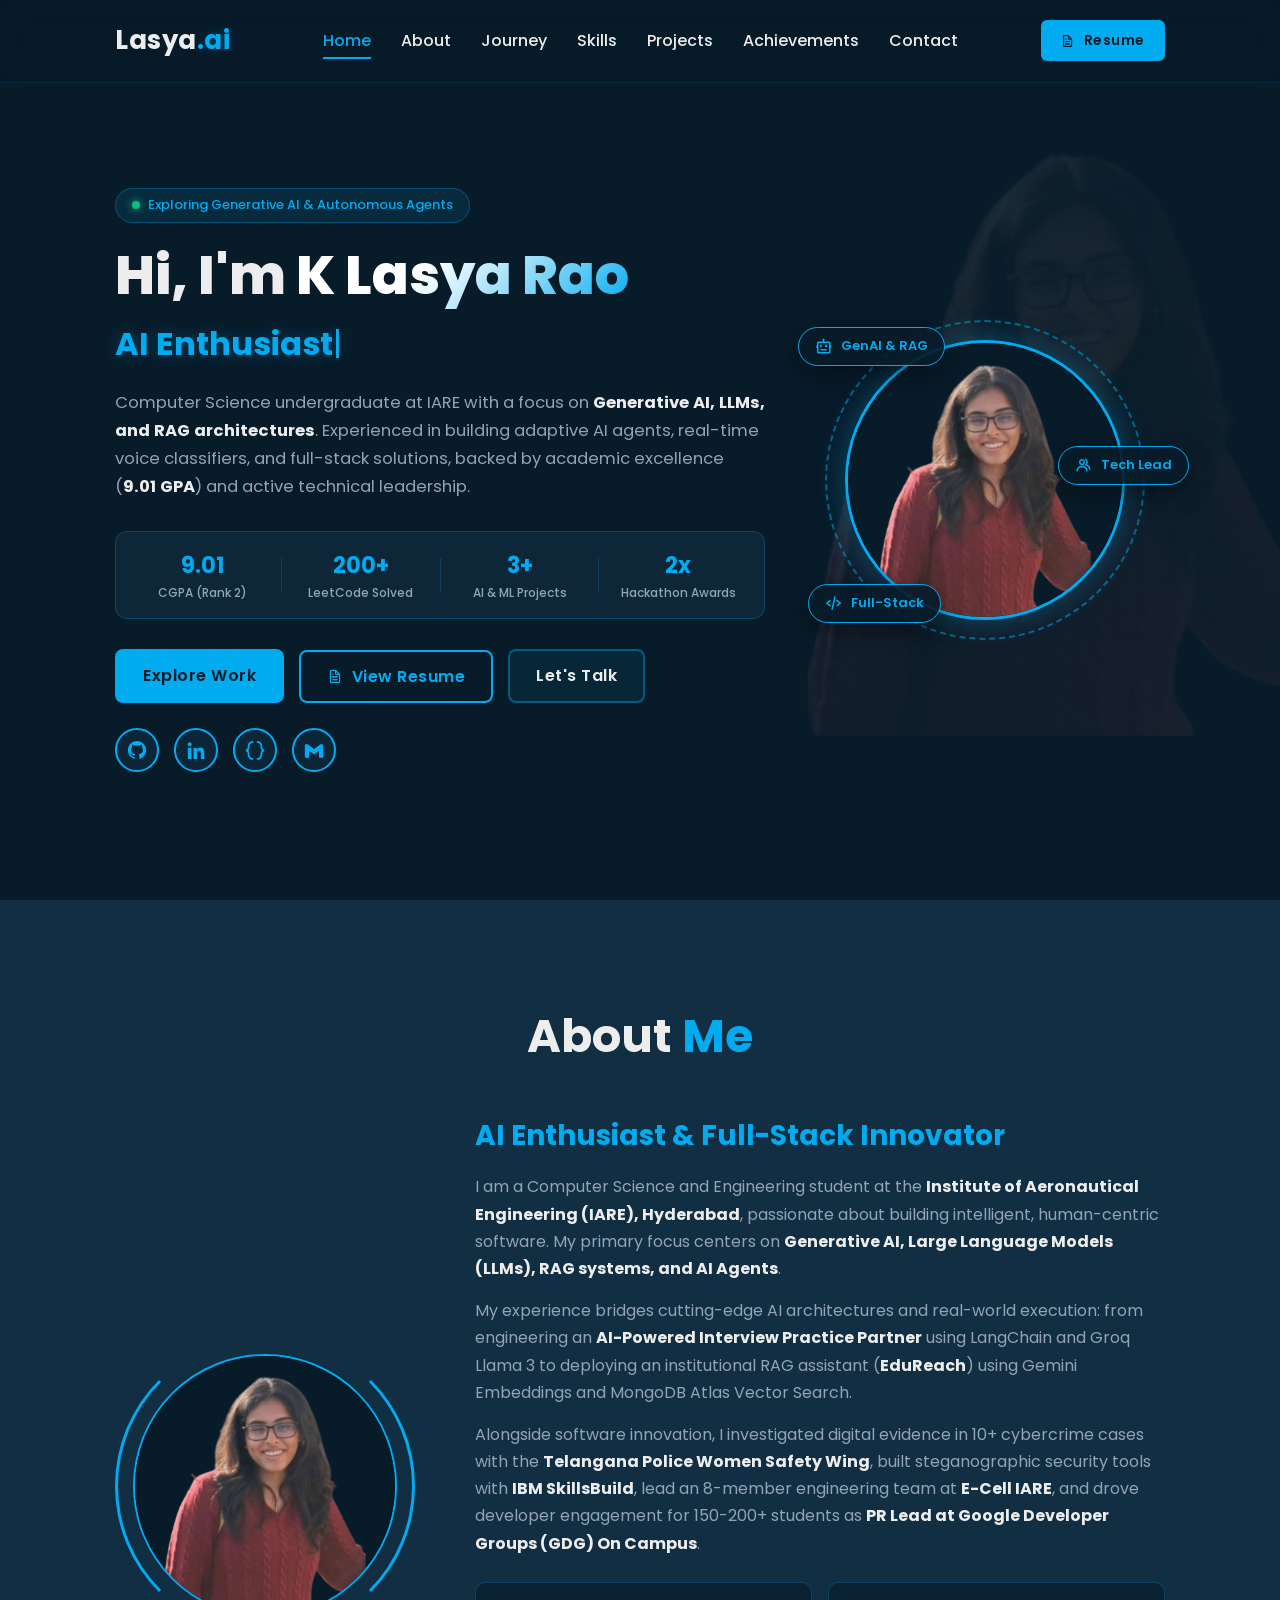
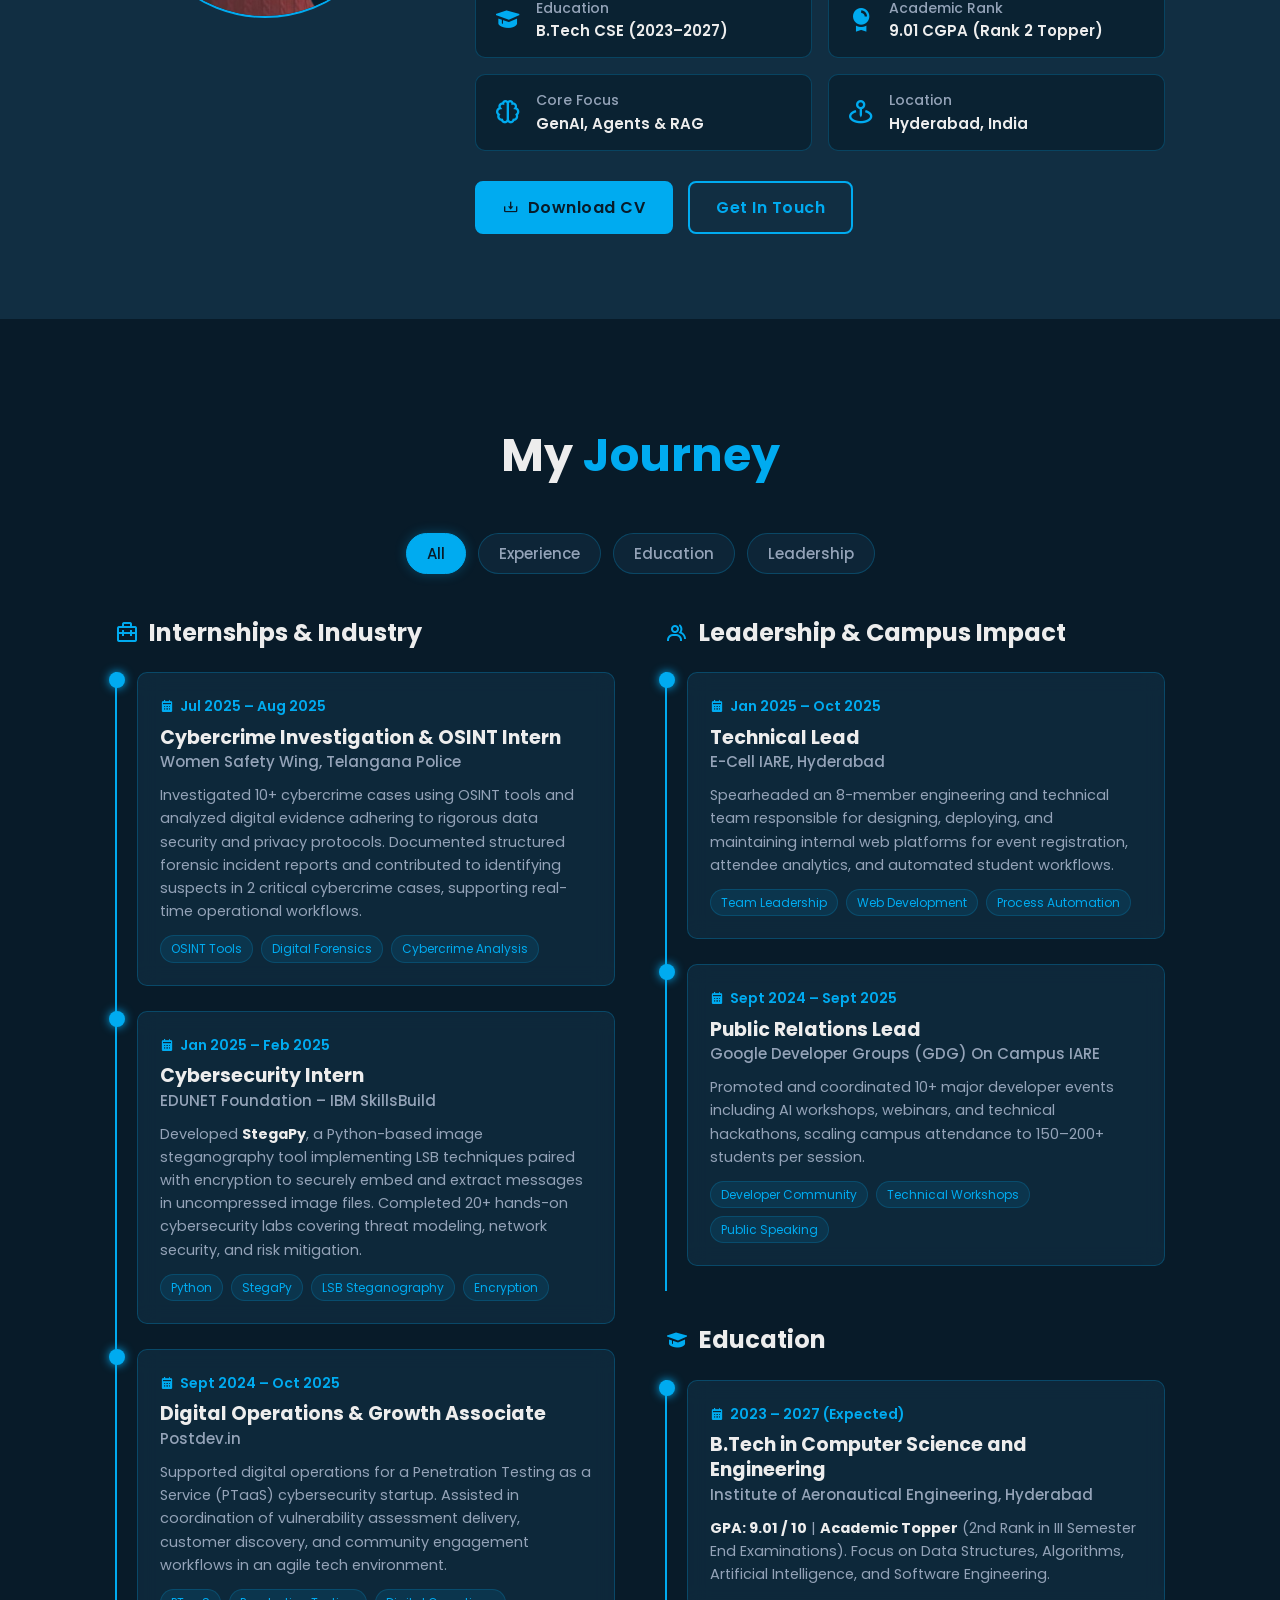
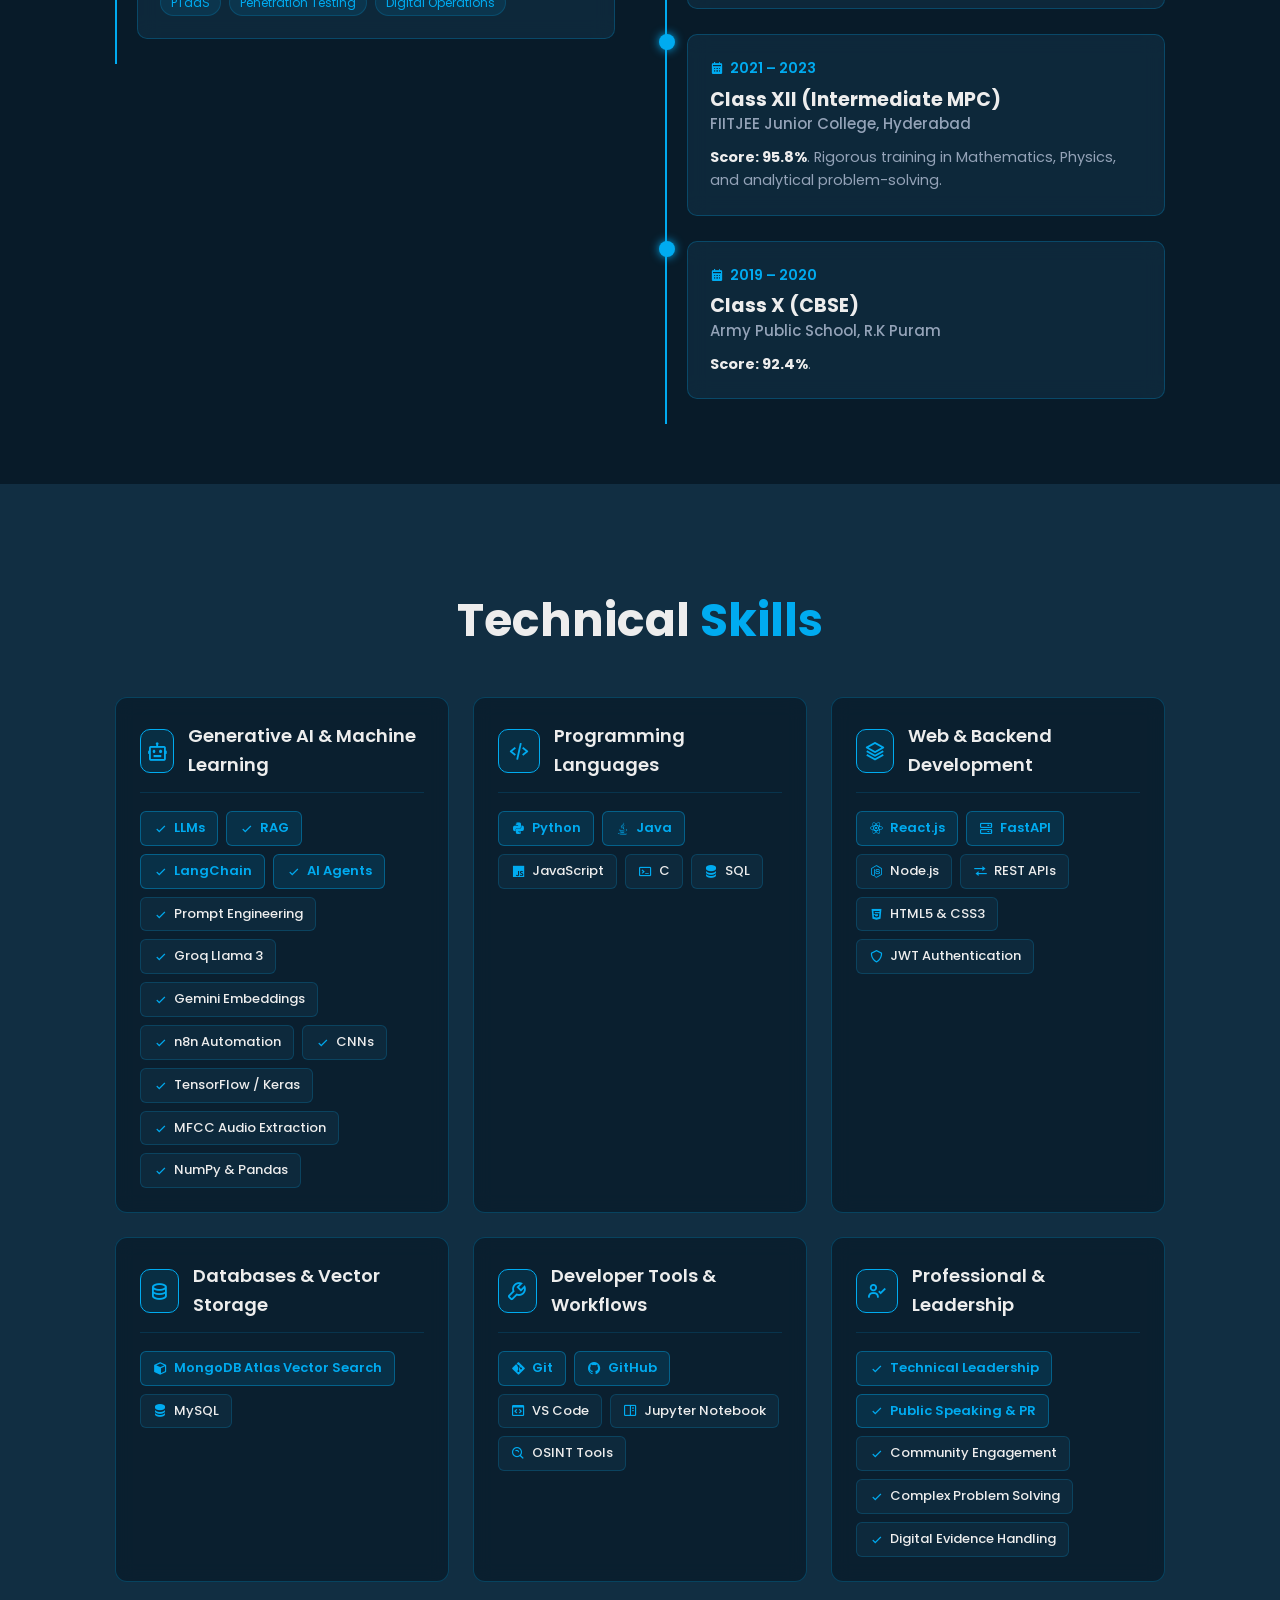
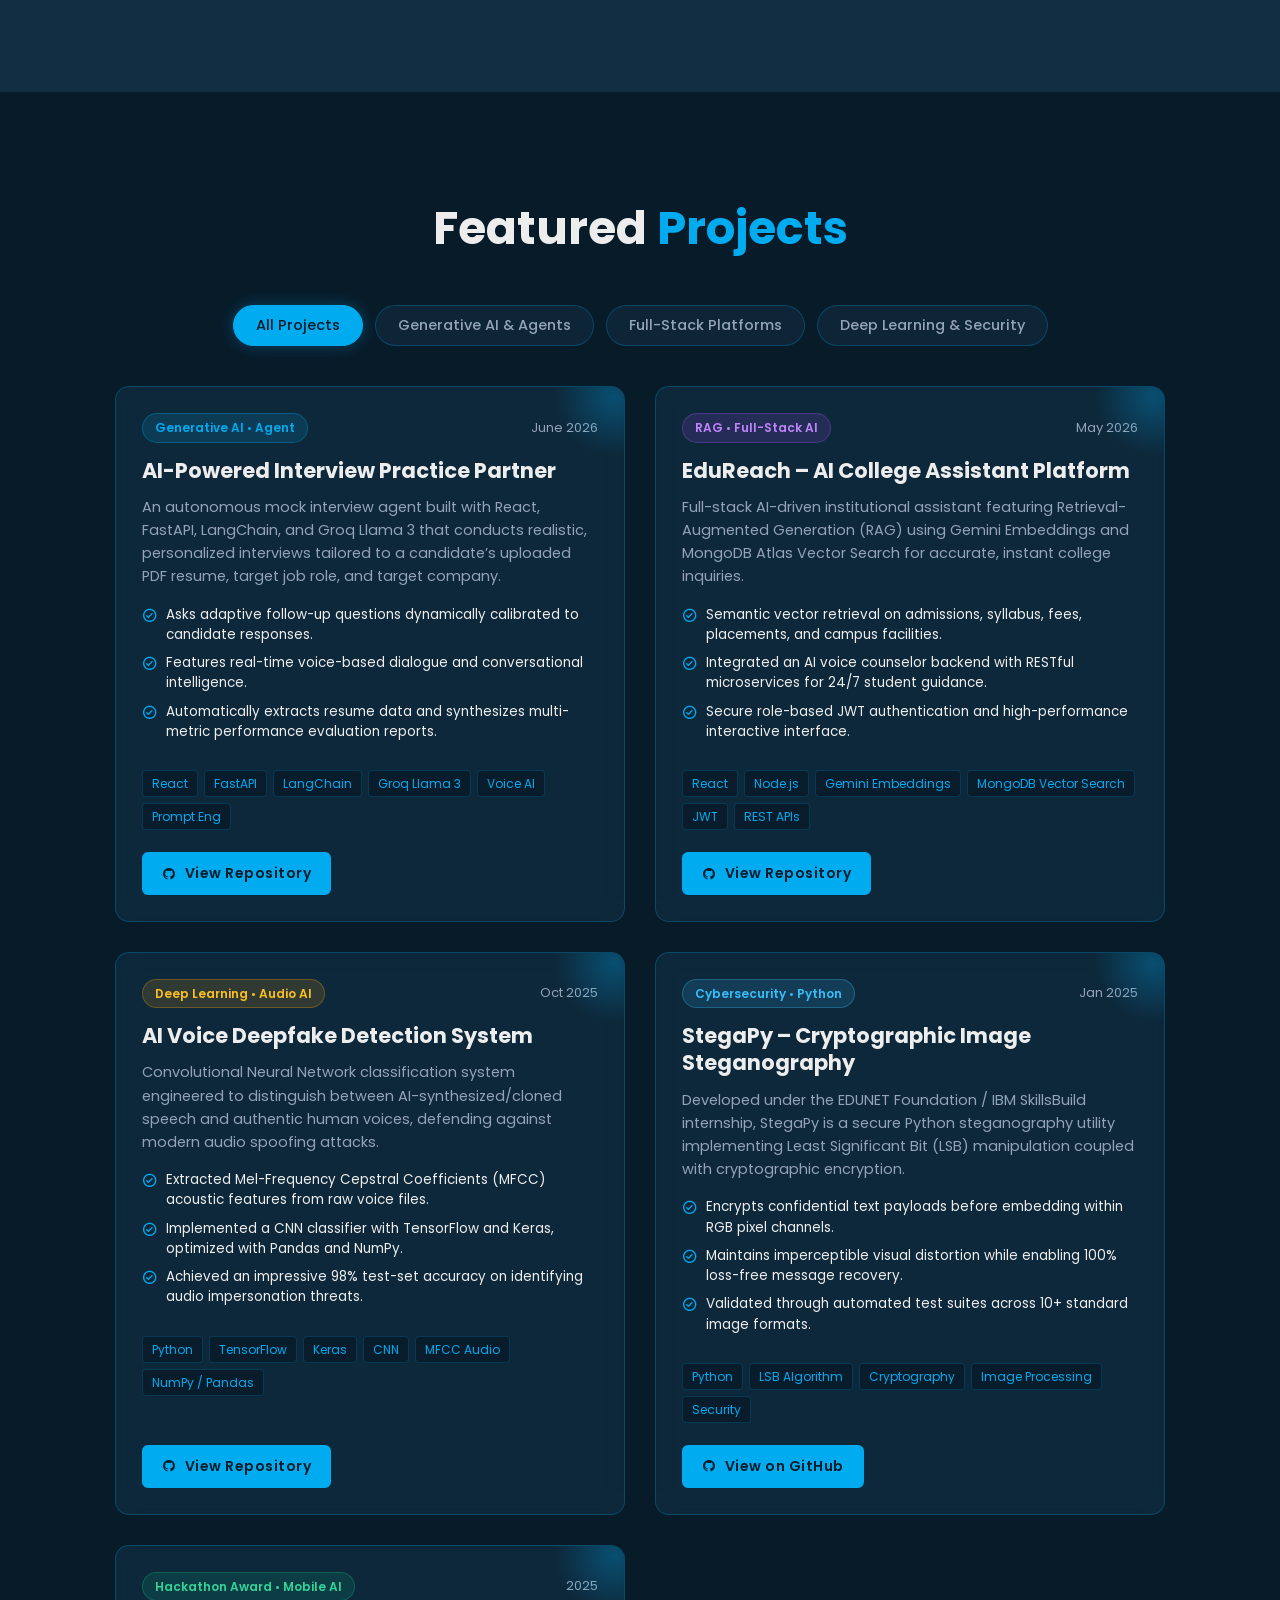
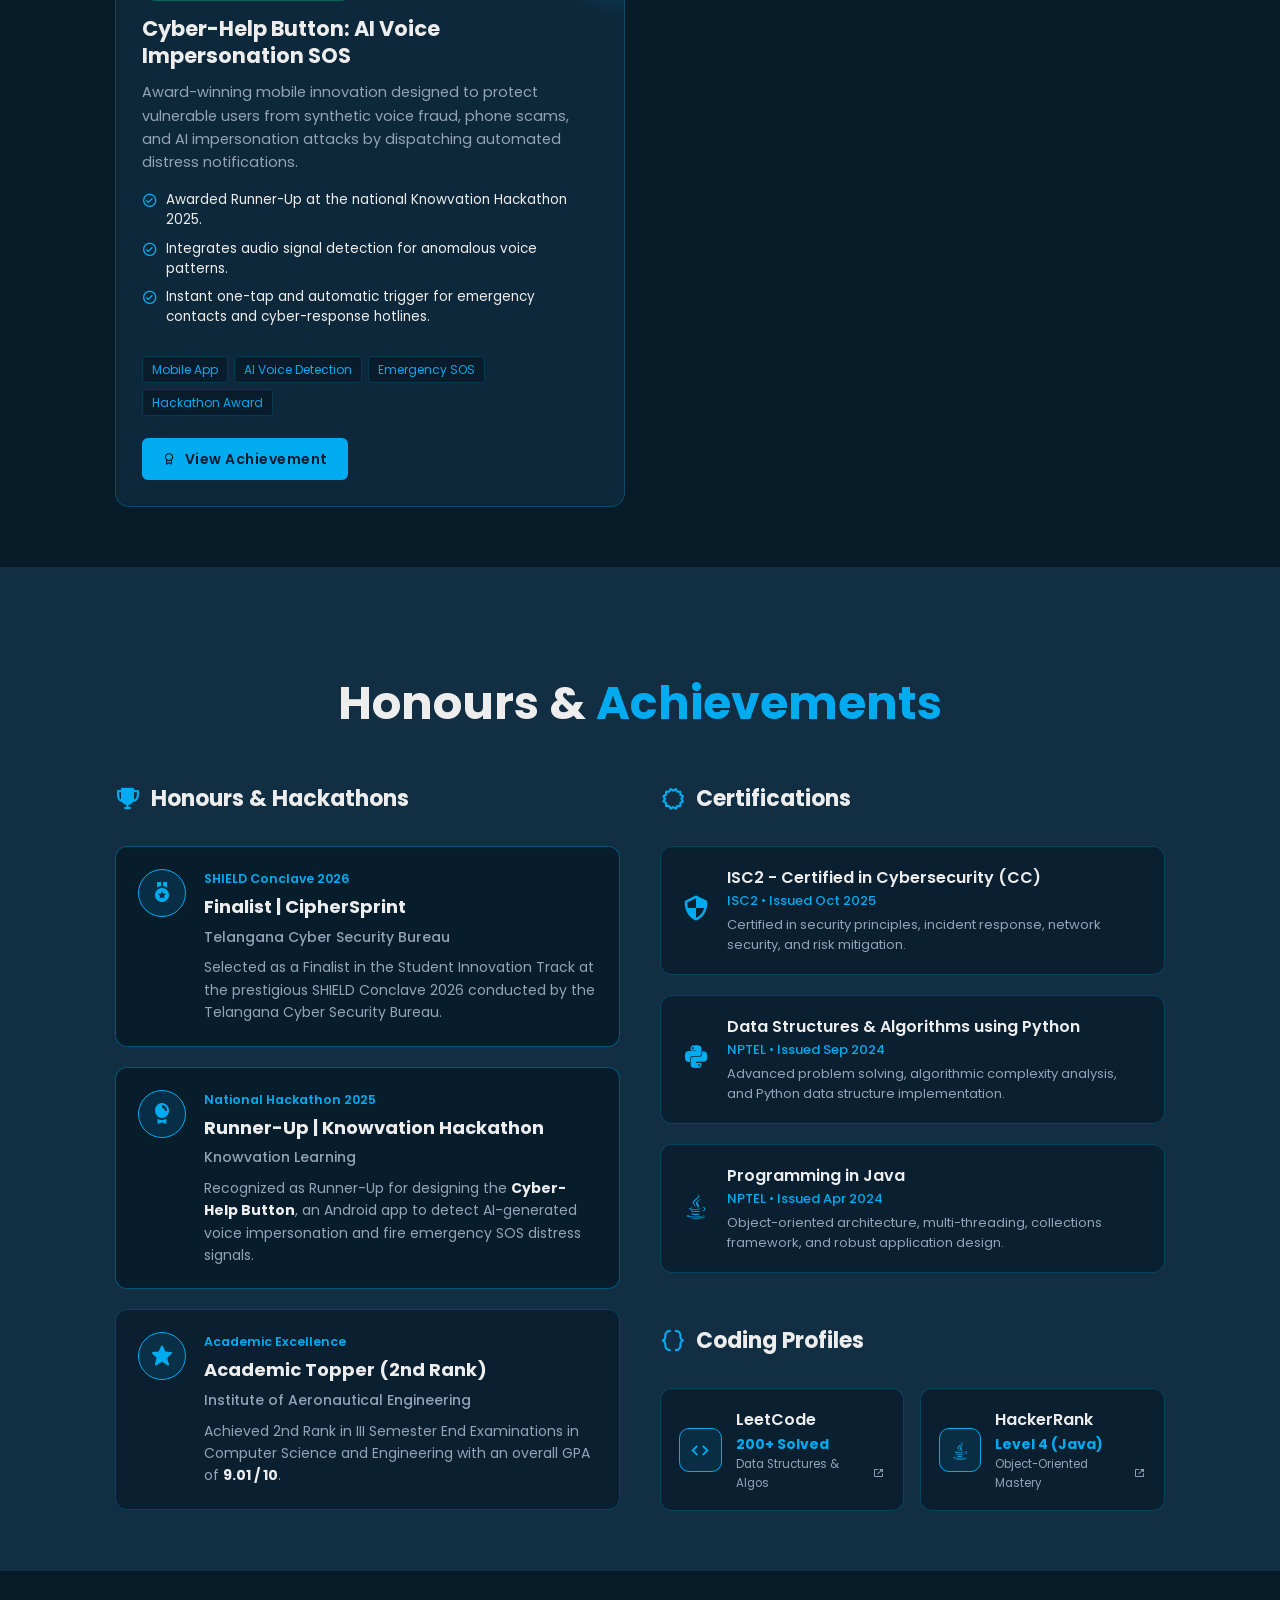
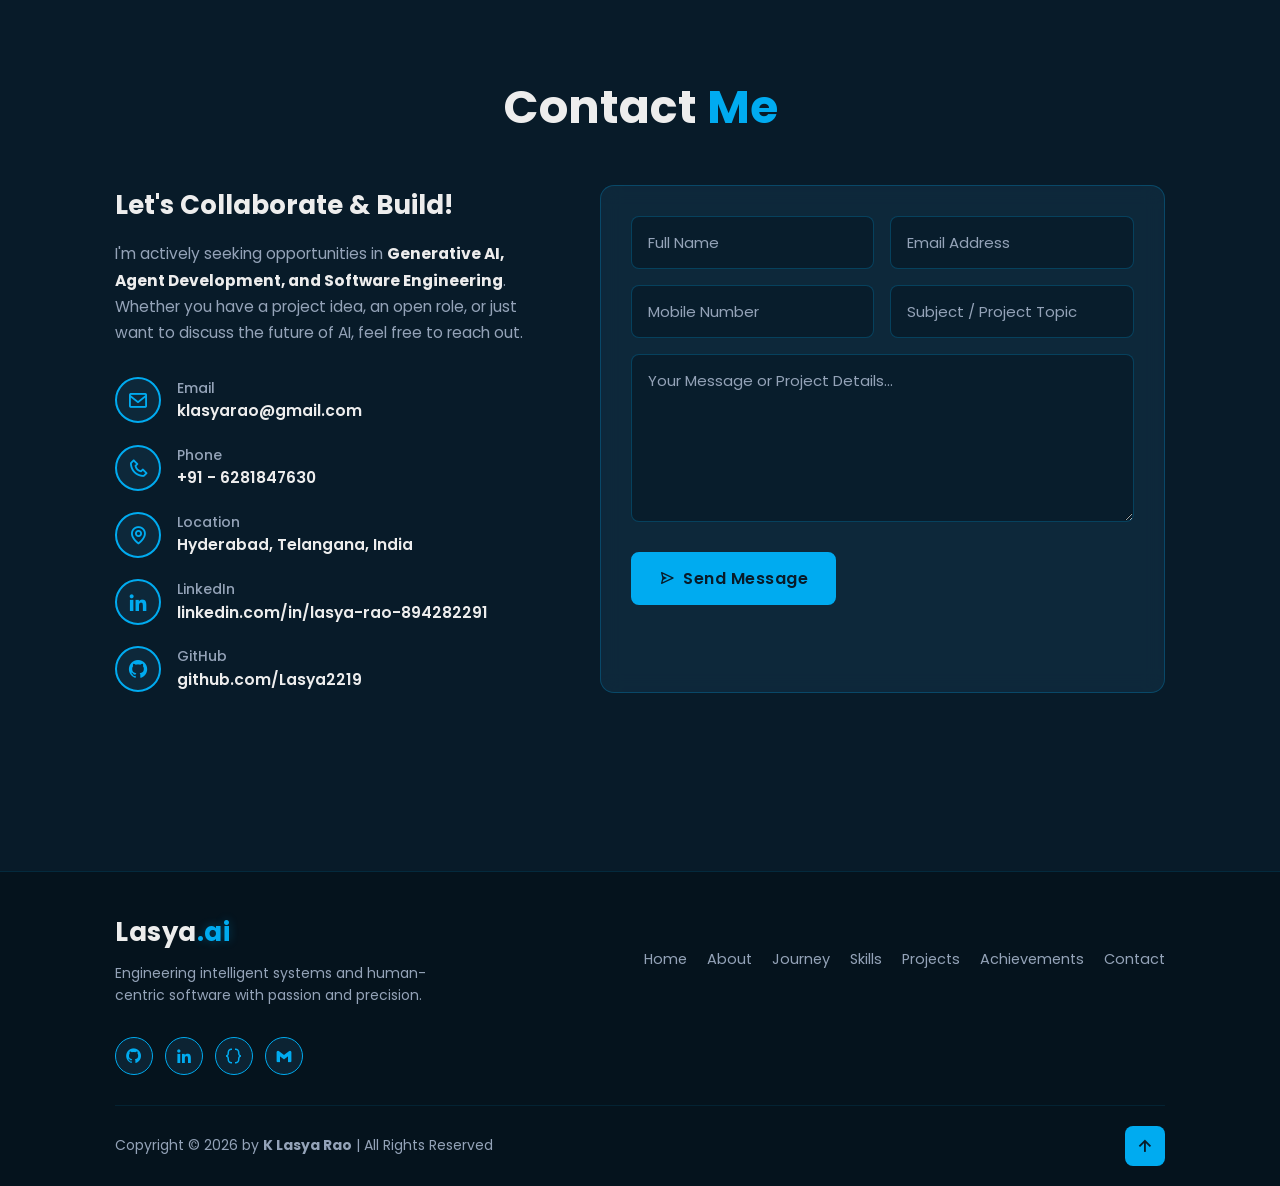
<file: index.html>
<!DOCTYPE html>
<html lang="en">
<head>
    <meta charset="UTF-8">
    <meta http-equiv="X-UA-Compatible" content="IE=edge">
    <meta name="viewport" content="width=device-width, initial-scale=1.0">
    <title>K Lasya Rao | AI Enthusiast & Full-Stack Developer</title>

    <meta name="description" content="Portfolio of K Lasya Rao — AI Enthusiast, Full-Stack Developer, and Computer Science undergraduate specializing in Generative AI, RAG Architectures, and Intelligent Agents.">
    <meta name="keywords" content="Lasya Rao, AI Enthusiast, Generative AI, RAG, Machine Learning, LangChain, Full Stack Developer, IARE">
    <meta name="author" content="K Lasya Rao">

    <!-- Google Fonts -->
    <link rel="preconnect" href="https://fonts.googleapis.com">
    <link rel="preconnect" href="https://fonts.gstatic.com" crossorigin>
    <link href="https://fonts.googleapis.com/css2?family=Poppins:wght@300;400;500;600;700;800;900&display=swap" rel="stylesheet">

    <!-- Boxicons -->
    <link href="https://unpkg.com/boxicons@2.1.4/css/boxicons.min.css" rel="stylesheet">

    <!-- Custom CSS -->
    <link rel="stylesheet" href="css/style.css">
</head>
<body>

    <!-- Header Design -->
    <header class="header">
        <a href="#home" class="logo">Lasya<span>.ai</span></a>

        <div class="bx bx-menu" id="menu-icon"></div>

        <nav class="navbar">
            <a href="#home" class="active">Home</a>
            <a href="#about">About</a>
            <a href="#journey">Journey</a>
            <a href="#skills">Skills</a>
            <a href="#projects">Projects</a>
            <a href="#achievements">Achievements</a>
            <a href="#contact">Contact</a>
            <span class="active-nav"></span>
        </nav>

        <div class="header-btn">
            <button class="btn btn-sm resume-open-btn" id="headerResumeBtn">
                <i class='bx bx-file'></i> Resume
            </button>
        </div>
    </header>

    <!-- Home Section Design -->
    <section class="home" id="home">
        <div class="home-content">
            <div class="status-pill">
                <span class="status-dot"></span>
                <span>Exploring Generative AI & Autonomous Agents</span>
            </div>

            <h1>Hi, I'm <span>K Lasya Rao</span></h1>
            <div class="text-animate">
                <h3><span class="typing-text">AI Enthusiast</span></h3>
            </div>

            <p class="home-desc">
                Computer Science undergraduate at IARE with a focus on <strong>Generative AI, LLMs, and RAG architectures</strong>. Experienced in building adaptive AI agents, real-time voice classifiers, and full-stack solutions, backed by academic excellence (<strong>9.01 GPA</strong>) and active technical leadership.
            </p>

            <!-- Quick Metrics / Stats -->
            <div class="quick-stats">
                <div class="stat-item">
                    <span class="stat-number">9.01</span>
                    <span class="stat-label">CGPA (Rank 2)</span>
                </div>
                <div class="stat-divider"></div>
                <div class="stat-item">
                    <span class="stat-number">200+</span>
                    <span class="stat-label">LeetCode Solved</span>
                </div>
                <div class="stat-divider"></div>
                <div class="stat-item">
                    <span class="stat-number">3+</span>
                    <span class="stat-label">AI & ML Projects</span>
                </div>
                <div class="stat-divider"></div>
                <div class="stat-item">
                    <span class="stat-number">2x</span>
                    <span class="stat-label">Hackathon Awards</span>
                </div>
            </div>

            <div class="btn-box">
                <a href="#projects" class="btn">Explore Work</a>
                <button class="btn btn-secondary resume-open-btn">
                    <i class='bx bx-file'></i> View Resume
                </button>
                <a href="#contact" class="btn btn-outline">Let's Talk</a>
            </div>

            <div class="home-sci">
                <a href="https://github.com/Lasya2219" target="_blank" rel="noopener noreferrer" title="GitHub Profile">
                    <i class='bx bxl-github'></i>
                </a>
                <a href="https://www.linkedin.com/in/lasya-rao-894282291/" target="_blank" rel="noopener noreferrer" title="LinkedIn Profile">
                    <i class='bx bxl-linkedin'></i>
                </a>
                <a href="https://leetcode.com/u/klasyarao/" target="_blank" rel="noopener noreferrer" title="LeetCode Profile">
                    <i class='bx bx-code-curly'></i>
                </a>
                <a href="mailto:klasyarao@gmail.com" title="Email Lasya">
                    <i class='bx bxl-gmail'></i>
                </a>
            </div>
        </div>

        <div class="home-visual">
            <div class="hero-avatar-wrapper">
                <div class="avatar-glow"></div>
                <div class="avatar-ring"></div>
                <img src="images/about.png" alt="K Lasya Rao" class="hero-avatar-img">
                <div class="floating-badge badge-ai">
                    <i class='bx bx-bot'></i>
                    <span>GenAI & RAG</span>
                </div>
                <div class="floating-badge badge-code">
                    <i class='bx bx-code-alt'></i>
                    <span>Full-Stack</span>
                </div>
                <div class="floating-badge badge-lead">
                    <i class='bx bx-group'></i>
                    <span>Tech Lead</span>
                </div>
            </div>
        </div>
    </section>

    <!-- About Section Design -->
    <section class="about" id="about">
        <h2 class="heading">About <span>Me</span></h2>

        <div class="about-container">
            <div class="about-img">
                <img src="images/about.png" alt="Lasya Rao Portrait">
                <span class="circle-spin"></span>
            </div>

            <div class="about-content">
                <h3>AI Enthusiast & Full-Stack Innovator</h3>
                <p>
                    I am a Computer Science and Engineering student at the <strong>Institute of Aeronautical Engineering (IARE), Hyderabad</strong>, passionate about building intelligent, human-centric software. My primary focus centers on <strong>Generative AI, Large Language Models (LLMs), RAG systems, and AI Agents</strong>.
                </p>
                <p>
                    My experience bridges cutting-edge AI architectures and real-world execution: from engineering an <strong>AI-Powered Interview Practice Partner</strong> using LangChain and Groq Llama 3 to deploying an institutional RAG assistant (<strong>EduReach</strong>) using Gemini Embeddings and MongoDB Atlas Vector Search.
                </p>
                <p>
                    Alongside software innovation, I investigated digital evidence in 10+ cybercrime cases with the <strong>Telangana Police Women Safety Wing</strong>, built steganographic security tools with <strong>IBM SkillsBuild</strong>, lead an 8-member engineering team at <strong>E-Cell IARE</strong>, and drove developer engagement for 150-200+ students as <strong>PR Lead at Google Developer Groups (GDG) On Campus</strong>.
                </p>

                <!-- About Info Cards -->
                <div class="about-grid">
                    <div class="about-card">
                        <i class='bx bxs-graduation'></i>
                        <div>
                            <h4>Education</h4>
                            <span>B.Tech CSE (2023–2027)</span>
                        </div>
                    </div>
                    <div class="about-card">
                        <i class='bx bxs-award'></i>
                        <div>
                            <h4>Academic Rank</h4>
                            <span>9.01 CGPA (Rank 2 Topper)</span>
                        </div>
                    </div>
                    <div class="about-card">
                        <i class='bx bx-brain'></i>
                        <div>
                            <h4>Core Focus</h4>
                            <span>GenAI, Agents & RAG</span>
                        </div>
                    </div>
                    <div class="about-card">
                        <i class='bx bx-map-pin'></i>
                        <div>
                            <h4>Location</h4>
                            <span>Hyderabad, India</span>
                        </div>
                    </div>
                </div>

                <div class="btn-box btns">
                    <button class="btn resume-open-btn">
                        <i class='bx bx-download'></i> Download CV
                    </button>
                    <a href="#contact" class="btn btn-secondary">Get In Touch</a>
                </div>
            </div>
        </div>
    </section>

    <!-- Journey Section Design (Education, Internships & Leadership) -->
    <section class="education" id="journey">
        <h2 class="heading">My <span>Journey</span></h2>

        <div class="journey-tabs">
            <button class="journey-tab-btn active" data-target="all">All</button>
            <button class="journey-tab-btn" data-target="experience">Experience</button>
            <button class="journey-tab-btn" data-target="education">Education</button>
            <button class="journey-tab-btn" data-target="leadership">Leadership</button>
        </div>

        <div class="education-row">
            <!-- Internships / Experience Column -->
            <div class="education-column journey-col" data-category="experience">
                <h3 class="title"><i class='bx bx-briefcase-alt-2'></i> Internships & Industry</h3>

                <div class="education-box">
                    <div class="education-content">
                        <div class="content">
                            <div class="year"><i class='bx bxs-calendar'></i> Jul 2025 – Aug 2025</div>
                            <h3>Cybercrime Investigation & OSINT Intern</h3>
                            <h4>Women Safety Wing, Telangana Police</h4>
                            <p>
                                Investigated 10+ cybercrime cases using OSINT tools and analyzed digital evidence adhering to rigorous data security and privacy protocols. Documented structured forensic incident reports and contributed to identifying suspects in 2 critical cybercrime cases, supporting real-time operational workflows.
                            </p>
                            <div class="role-tags">
                                <span>OSINT Tools</span>
                                <span>Digital Forensics</span>
                                <span>Cybercrime Analysis</span>
                            </div>
                        </div>
                    </div>

                    <div class="education-content">
                        <div class="content">
                            <div class="year"><i class='bx bxs-calendar'></i> Jan 2025 – Feb 2025</div>
                            <h3>Cybersecurity Intern</h3>
                            <h4>EDUNET Foundation – IBM SkillsBuild</h4>
                            <p>
                                Developed <strong>StegaPy</strong>, a Python-based image steganography tool implementing LSB techniques paired with encryption to securely embed and extract messages in uncompressed image files. Completed 20+ hands-on cybersecurity labs covering threat modeling, network security, and risk mitigation.
                            </p>
                            <div class="role-tags">
                                <span>Python</span>
                                <span>StegaPy</span>
                                <span>LSB Steganography</span>
                                <span>Encryption</span>
                            </div>
                        </div>
                    </div>

                    <div class="education-content">
                        <div class="content">
                            <div class="year"><i class='bx bxs-calendar'></i> Sept 2024 – Oct 2025</div>
                            <h3>Digital Operations & Growth Associate</h3>
                            <h4>Postdev.in</h4>
                            <p>
                                Supported digital operations for a Penetration Testing as a Service (PTaaS) cybersecurity startup. Assisted in coordination of vulnerability assessment delivery, customer discovery, and community engagement workflows in an agile tech environment.
                            </p>
                            <div class="role-tags">
                                <span>PTaaS</span>
                                <span>Penetration Testing</span>
                                <span>Digital Operations</span>
                            </div>
                        </div>
                    </div>
                </div>
            </div>

            <!-- Leadership & Education Column -->
            <div class="education-column journey-col" data-category="leadership-education">
                <h3 class="title"><i class='bx bx-group'></i> Leadership & Campus Impact</h3>

                <div class="education-box">
                    <div class="education-content">
                        <div class="content">
                            <div class="year"><i class='bx bxs-calendar'></i> Jan 2025 – Oct 2025</div>
                            <h3>Technical Lead</h3>
                            <h4>E-Cell IARE, Hyderabad</h4>
                            <p>
                                Spearheaded an 8-member engineering and technical team responsible for designing, deploying, and maintaining internal web platforms for event registration, attendee analytics, and automated student workflows.
                            </p>
                            <div class="role-tags">
                                <span>Team Leadership</span>
                                <span>Web Development</span>
                                <span>Process Automation</span>
                            </div>
                        </div>
                    </div>

                    <div class="education-content">
                        <div class="content">
                            <div class="year"><i class='bx bxs-calendar'></i> Sept 2024 – Sept 2025</div>
                            <h3>Public Relations Lead</h3>
                            <h4>Google Developer Groups (GDG) On Campus IARE</h4>
                            <p>
                                Promoted and coordinated 10+ major developer events including AI workshops, webinars, and technical hackathons, scaling campus attendance to 150–200+ students per session.
                            </p>
                            <div class="role-tags">
                                <span>Developer Community</span>
                                <span>Technical Workshops</span>
                                <span>Public Speaking</span>
                            </div>
                        </div>
                    </div>
                </div>

                <h3 class="title mt-4"><i class='bx bxs-graduation'></i> Education</h3>

                <div class="education-box">
                    <div class="education-content">
                        <div class="content">
                            <div class="year"><i class='bx bxs-calendar'></i> 2023 – 2027 (Expected)</div>
                            <h3>B.Tech in Computer Science and Engineering</h3>
                            <h4>Institute of Aeronautical Engineering, Hyderabad</h4>
                            <p>
                                <strong>GPA: 9.01 / 10</strong> | <strong>Academic Topper</strong> (2nd Rank in III Semester End Examinations). Focus on Data Structures, Algorithms, Artificial Intelligence, and Software Engineering.
                            </p>
                        </div>
                    </div>

                    <div class="education-content">
                        <div class="content">
                            <div class="year"><i class='bx bxs-calendar'></i> 2021 – 2023</div>
                            <h3>Class XII (Intermediate MPC)</h3>
                            <h4>FIITJEE Junior College, Hyderabad</h4>
                            <p><strong>Score: 95.8%</strong>. Rigorous training in Mathematics, Physics, and analytical problem-solving.</p>
                        </div>
                    </div>

                    <div class="education-content">
                        <div class="content">
                            <div class="year"><i class='bx bxs-calendar'></i> 2019 – 2020</div>
                            <h3>Class X (CBSE)</h3>
                            <h4>Army Public School, R.K Puram</h4>
                            <p><strong>Score: 92.4%</strong>.</p>
                        </div>
                    </div>
                </div>
            </div>
        </div>
    </section>

    <!-- Skills Section Design -->
    <section class="skills" id="skills">
        <h2 class="heading">Technical <span>Skills</span></h2>

        <div class="skills-categories-grid">
            <!-- Category 1: Generative AI & ML -->
            <div class="skill-category-card">
                <div class="cat-header">
                    <div class="cat-icon"><i class='bx bx-bot'></i></div>
                    <h3>Generative AI & Machine Learning</h3>
                </div>
                <div class="skill-pills">
                    <span class="pill-badge highlight"><i class='bx bx-check'></i> LLMs</span>
                    <span class="pill-badge highlight"><i class='bx bx-check'></i> RAG</span>
                    <span class="pill-badge highlight"><i class='bx bx-check'></i> LangChain</span>
                    <span class="pill-badge highlight"><i class='bx bx-check'></i> AI Agents</span>
                    <span class="pill-badge"><i class='bx bx-check'></i> Prompt Engineering</span>
                    <span class="pill-badge"><i class='bx bx-check'></i> Groq Llama 3</span>
                    <span class="pill-badge"><i class='bx bx-check'></i> Gemini Embeddings</span>
                    <span class="pill-badge"><i class='bx bx-check'></i> n8n Automation</span>
                    <span class="pill-badge"><i class='bx bx-check'></i> CNNs</span>
                    <span class="pill-badge"><i class='bx bx-check'></i> TensorFlow / Keras</span>
                    <span class="pill-badge"><i class='bx bx-check'></i> MFCC Audio Extraction</span>
                    <span class="pill-badge"><i class='bx bx-check'></i> NumPy & Pandas</span>
                </div>
            </div>

            <!-- Category 2: Programming Languages -->
            <div class="skill-category-card">
                <div class="cat-header">
                    <div class="cat-icon"><i class='bx bx-code-alt'></i></div>
                    <h3>Programming Languages</h3>
                </div>
                <div class="skill-pills">
                    <span class="pill-badge highlight"><i class='bx bxl-python'></i> Python</span>
                    <span class="pill-badge highlight"><i class='bx bxl-java'></i> Java</span>
                    <span class="pill-badge"><i class='bx bxl-javascript'></i> JavaScript</span>
                    <span class="pill-badge"><i class='bx bx-terminal'></i> C</span>
                    <span class="pill-badge"><i class='bx bxs-data'></i> SQL</span>
                </div>
            </div>

            <!-- Category 3: Full-Stack & Web -->
            <div class="skill-category-card">
                <div class="cat-header">
                    <div class="cat-icon"><i class='bx bx-layer'></i></div>
                    <h3>Web & Backend Development</h3>
                </div>
                <div class="skill-pills">
                    <span class="pill-badge highlight"><i class='bx bxl-react'></i> React.js</span>
                    <span class="pill-badge highlight"><i class='bx bx-server'></i> FastAPI</span>
                    <span class="pill-badge"><i class='bx bxl-nodejs'></i> Node.js</span>
                    <span class="pill-badge"><i class='bx bx-transfer'></i> REST APIs</span>
                    <span class="pill-badge"><i class='bx bxl-html5'></i> HTML5 & CSS3</span>
                    <span class="pill-badge"><i class='bx bx-shield'></i> JWT Authentication</span>
                </div>
            </div>

            <!-- Category 4: Databases & Vector Stores -->
            <div class="skill-category-card">
                <div class="cat-header">
                    <div class="cat-icon"><i class='bx bx-data'></i></div>
                    <h3>Databases & Vector Storage</h3>
                </div>
                <div class="skill-pills">
                    <span class="pill-badge highlight"><i class='bx bxs-cube'></i> MongoDB Atlas Vector Search</span>
                    <span class="pill-badge"><i class='bx bxs-data'></i> MySQL</span>
                </div>
            </div>

            <!-- Category 5: Tools & Environments -->
            <div class="skill-category-card">
                <div class="cat-header">
                    <div class="cat-icon"><i class='bx bx-wrench'></i></div>
                    <h3>Developer Tools & Workflows</h3>
                </div>
                <div class="skill-pills">
                    <span class="pill-badge highlight"><i class='bx bxl-git'></i> Git</span>
                    <span class="pill-badge highlight"><i class='bx bxl-github'></i> GitHub</span>
                    <span class="pill-badge"><i class='bx bx-code-block'></i> VS Code</span>
                    <span class="pill-badge"><i class='bx bx-book-content'></i> Jupyter Notebook</span>
                    <span class="pill-badge"><i class='bx bx-search-alt'></i> OSINT Tools</span>
                </div>
            </div>

            <!-- Category 6: Professional & Soft Skills -->
            <div class="skill-category-card">
                <div class="cat-header">
                    <div class="cat-icon"><i class='bx bx-user-check'></i></div>
                    <h3>Professional & Leadership</h3>
                </div>
                <div class="skill-pills">
                    <span class="pill-badge highlight"><i class='bx bx-check'></i> Technical Leadership</span>
                    <span class="pill-badge highlight"><i class='bx bx-check'></i> Public Speaking & PR</span>
                    <span class="pill-badge"><i class='bx bx-check'></i> Community Engagement</span>
                    <span class="pill-badge"><i class='bx bx-check'></i> Complex Problem Solving</span>
                    <span class="pill-badge"><i class='bx bx-check'></i> Digital Evidence Handling</span>
                </div>
            </div>
        </div>

        <!-- Proficiency Meters -->
        <!-- <div class="skills-row mt-5">
            <div class="skills-column">
                <h3 class="title">AI, ML & Core Coding Proficiency</h3>
                <div class="skills-box">
                    <div class="skills-content">
                        <div class="progress">
                            <h3>Generative AI, RAG & LLMs <span>90%</span></h3>
                            <div class="bar"><span style="width: 90%;"></span></div>
                        </div>
                        <div class="progress">
                            <h3>Python Programming <span>88%</span></h3>
                            <div class="bar"><span style="width: 88%;"></span></div>
                        </div>
                        <div class="progress">
                            <h3>Java & OOP Concepts <span>82%</span></h3>
                            <div class="bar"><span style="width: 82%;"></span></div>
                        </div>
                        <div class="progress">
                            <h3>Deep Learning & CNNs (TensorFlow/Keras) <span>80%</span></h3>
                            <div class="bar"><span style="width: 80%;"></span></div>
                        </div>
                    </div>
                </div>
            </div>

            <div class="skills-column">
                <h3 class="title">Engineering & Architecture</h3>
                <div class="skills-box">
                    <div class="skills-content">
                        <div class="progress">
                            <h3>FastAPI & REST Backends <span>85%</span></h3>
                            <div class="bar"><span style="width: 85%;"></span></div>
                        </div>
                        <div class="progress">
                            <h3>React & Modern Front-End <span>82%</span></h3>
                            <div class="bar"><span style="width: 82%;"></span></div>
                        </div>
                        <div class="progress">
                            <h3>Vector Databases & Information Retrieval <span>85%</span></h3>
                            <div class="bar"><span style="width: 85%;"></span></div>
                        </div>
                        <div class="progress">
                            <h3>Cybersecurity & OSINT Fundamentals <span>80%</span></h3>
                            <div class="bar"><span style="width: 80%;"></span></div>
                        </div>
                    </div>
                </div>
            </div>
        </div> -->
    </section>

    <!-- Projects Section Design -->
    <section class="projects" id="projects">
        <h2 class="heading">Featured <span>Projects</span></h2>

        <!-- Project Filter Buttons -->
        <div class="project-filters">
            <button class="filter-btn active" data-filter="all">All Projects</button>
            <button class="filter-btn" data-filter="genai">Generative AI & Agents</button>
            <button class="filter-btn" data-filter="fullstack">Full-Stack Platforms</button>
            <button class="filter-btn" data-filter="ml-sec">Deep Learning & Security</button>
        </div>

        <div class="projects-container">
            <!-- Project 1: AI-powered Interview Practice Partner -->
            <div class="project-card" data-category="genai fullstack">
                <div class="card-glow"></div>
                <div class="project-header">
                    <span class="project-badge badge-primary">Generative AI • Agent</span>
                    <span class="project-date">June 2026</span>
                </div>
                <h3 class="project-title">AI-Powered Interview Practice Partner</h3>
                <p class="project-desc">
                    An autonomous mock interview agent built with React, FastAPI, LangChain, and Groq Llama 3 that conducts realistic, personalized interviews tailored to a candidate’s uploaded PDF resume, target job role, and target company.
                </p>
                <ul class="project-bullets">
                    <li><i class='bx bx-check-circle'></i> Asks adaptive follow-up questions dynamically calibrated to candidate responses.</li>
                    <li><i class='bx bx-check-circle'></i> Features real-time voice-based dialogue and conversational intelligence.</li>
                    <li><i class='bx bx-check-circle'></i> Automatically extracts resume data and synthesizes multi-metric performance evaluation reports.</li>
                </ul>
                <div class="project-tech">
                    <span>React</span>
                    <span>FastAPI</span>
                    <span>LangChain</span>
                    <span>Groq Llama 3</span>
                    <span>Voice AI</span>
                    <span>Prompt Eng</span>
                </div>
                <div class="project-links">
                    <a href="https://github.com/Lasya1905/Interview-Practice-Agent" target="_blank" rel="noopener noreferrer" class="btn btn-sm">
                        <i class='bx bxl-github'></i> View Repository
                    </a>
                </div>
            </div>

            <!-- Project 2: EduReach – Full-Stack AI College Assistant Platform -->
            <div class="project-card" data-category="genai fullstack">
                <div class="card-glow"></div>
                <div class="project-header">
                    <span class="project-badge badge-accent">RAG • Full-Stack AI</span>
                    <span class="project-date">May 2026</span>
                </div>
                <h3 class="project-title">EduReach – AI College Assistant Platform</h3>
                <p class="project-desc">
                    Full-stack AI-driven institutional assistant featuring Retrieval-Augmented Generation (RAG) using Gemini Embeddings and MongoDB Atlas Vector Search for accurate, instant college inquiries.
                </p>
                <ul class="project-bullets">
                    <li><i class='bx bx-check-circle'></i> Semantic vector retrieval on admissions, syllabus, fees, placements, and campus facilities.</li>
                    <li><i class='bx bx-check-circle'></i> Integrated an AI voice counselor backend with RESTful microservices for 24/7 student guidance.</li>
                    <li><i class='bx bx-check-circle'></i> Secure role-based JWT authentication and high-performance interactive interface.</li>
                </ul>
                <div class="project-tech">
                    <span>React</span>
                    <span>Node.js</span>
                    <span>Gemini Embeddings</span>
                    <span>MongoDB Vector Search</span>
                    <span>JWT</span>
                    <span>REST APIs</span>
                </div>
                <div class="project-links">
                    <a href="https://github.com/Lasya1905/EduReach-Platform" target="_blank" rel="noopener noreferrer" class="btn btn-sm">
                        <i class='bx bxl-github'></i> View Repository
                    </a>
                </div>
            </div>

            <!-- Project 3: AI Voice Deepfake Detection -->
            <div class="project-card" data-category="ml-sec">
                <div class="card-glow"></div>
                <div class="project-header">
                    <span class="project-badge badge-warning">Deep Learning • Audio AI</span>
                    <span class="project-date">Oct 2025</span>
                </div>
                <h3 class="project-title">AI Voice Deepfake Detection System</h3>
                <p class="project-desc">
                    Convolutional Neural Network classification system engineered to distinguish between AI-synthesized/cloned speech and authentic human voices, defending against modern audio spoofing attacks.
                </p>
                <ul class="project-bullets">
                    <li><i class='bx bx-check-circle'></i> Extracted Mel-Frequency Cepstral Coefficients (MFCC) acoustic features from raw voice files.</li>
                    <li><i class='bx bx-check-circle'></i> Implemented a CNN classifier with TensorFlow and Keras, optimized with Pandas and NumPy.</li>
                    <li><i class='bx bx-check-circle'></i> Achieved an impressive 98% test-set accuracy on identifying audio impersonation threats.</li>
                </ul>
                <div class="project-tech">
                    <span>Python</span>
                    <span>TensorFlow</span>
                    <span>Keras</span>
                    <span>CNN</span>
                    <span>MFCC Audio</span>
                    <span>NumPy / Pandas</span>
                </div>
                <div class="project-links">
                    <a href="https://github.com/Lasya1905/Deepfake-Detection-Prototype-Model" target="_blank" rel="noopener noreferrer" class="btn btn-sm">
                        <i class='bx bxl-github'></i> View Repository
                    </a>
                </div>
            </div>

            <!-- Project 4: StegaPy – LSB Image Steganography Tool -->
            <div class="project-card" data-category="ml-sec">
                <div class="card-glow"></div>
                <div class="project-header">
                    <span class="project-badge badge-info">Cybersecurity • Python</span>
                    <span class="project-date">Jan 2025</span>
                </div>
                <h3 class="project-title">StegaPy – Cryptographic Image Steganography</h3>
                <p class="project-desc">
                    Developed under the EDUNET Foundation / IBM SkillsBuild internship, StegaPy is a secure Python steganography utility implementing Least Significant Bit (LSB) manipulation coupled with cryptographic encryption.
                </p>
                <ul class="project-bullets">
                    <li><i class='bx bx-check-circle'></i> Encrypts confidential text payloads before embedding within RGB pixel channels.</li>
                    <li><i class='bx bx-check-circle'></i> Maintains imperceptible visual distortion while enabling 100% loss-free message recovery.</li>
                    <li><i class='bx bx-check-circle'></i> Validated through automated test suites across 10+ standard image formats.</li>
                </ul>
                <div class="project-tech">
                    <span>Python</span>
                    <span>LSB Algorithm</span>
                    <span>Cryptography</span>
                    <span>Image Processing</span>
                    <span>Security</span>
                </div>
                <div class="project-links">
                    <a href="https://github.com/Lasya2219" target="_blank" rel="noopener noreferrer" class="btn btn-sm">
                        <i class='bx bxl-github'></i> View on GitHub
                    </a>
                </div>
            </div>

            <!-- Project 5: Cyber-Help Button (Knowvation Hackathon Runner-Up) -->
            <div class="project-card" data-category="ml-sec">
                <div class="card-glow"></div>
                <div class="project-header">
                    <span class="project-badge badge-winner">Hackathon Award • Mobile AI</span>
                    <span class="project-date">2025</span>
                </div>
                <h3 class="project-title">Cyber-Help Button: AI Voice Impersonation SOS</h3>
                <p class="project-desc">
                    Award-winning mobile innovation designed to protect vulnerable users from synthetic voice fraud, phone scams, and AI impersonation attacks by dispatching automated distress notifications.
                </p>
                <ul class="project-bullets">
                    <li><i class='bx bx-check-circle'></i> Awarded Runner-Up at the national Knowvation Hackathon 2025.</li>
                    <li><i class='bx bx-check-circle'></i> Integrates audio signal detection for anomalous voice patterns.</li>
                    <li><i class='bx bx-check-circle'></i> Instant one-tap and automatic trigger for emergency contacts and cyber-response hotlines.</li>
                </ul>
                <div class="project-tech">
                    <span>Mobile App</span>
                    <span>AI Voice Detection</span>
                    <span>Emergency SOS</span>
                    <span>Hackathon Award</span>
                </div>
                <div class="project-links">
                    <a href="#achievements" class="btn btn-sm">
                        <i class='bx bx-award'></i> View Achievement
                    </a>
                </div>
            </div>
        </div>
    </section>

    <!-- Honours, Achievements & Certifications Section -->
    <section class="achievements" id="achievements">
        <h2 class="heading">Honours & <span>Achievements</span></h2>

        <div class="achievements-container">
            <!-- Column 1: Honours & Awards -->
            <div class="achieve-column">
                <div class="column-header">
                    <i class='bx bxs-trophy'></i>
                    <h3>Honours & Hackathons</h3>
                </div>

                <div class="achieve-card highlight-card">
                    <div class="badge-icon"><i class='bx bxs-medal'></i></div>
                    <div class="achieve-body">
                        <div class="achieve-meta">SHIELD Conclave 2026</div>
                        <h4>Finalist | CipherSprint</h4>
                        <p class="org">Telangana Cyber Security Bureau</p>
                        <p class="desc">Selected as a Finalist in the Student Innovation Track at the prestigious SHIELD Conclave 2026 conducted by the Telangana Cyber Security Bureau.</p>
                    </div>
                </div>

                <div class="achieve-card highlight-card">
                    <div class="badge-icon"><i class='bx bxs-award'></i></div>
                    <div class="achieve-body">
                        <div class="achieve-meta">National Hackathon 2025</div>
                        <h4>Runner-Up | Knowvation Hackathon</h4>
                        <p class="org">Knowvation Learning</p>
                        <p class="desc">Recognized as Runner-Up for designing the <strong>Cyber-Help Button</strong>, an Android app to detect AI-generated voice impersonation and fire emergency SOS distress signals.</p>
                    </div>
                </div>

                <div class="achieve-card">
                    <div class="badge-icon"><i class='bx bxs-star'></i></div>
                    <div class="achieve-body">
                        <div class="achieve-meta">Academic Excellence</div>
                        <h4>Academic Topper (2nd Rank)</h4>
                        <p class="org">Institute of Aeronautical Engineering</p>
                        <p class="desc">Achieved 2nd Rank in III Semester End Examinations in Computer Science and Engineering with an overall GPA of <strong>9.01 / 10</strong>.</p>
                    </div>
                </div>
            </div>

            <!-- Column 2: Industry Certifications -->
            <div class="achieve-column">
                <div class="column-header">
                    <i class='bx bx-certification'></i>
                    <h3>Certifications</h3>
                </div>

                <div class="cert-card">
                    <div class="cert-icon"><i class='bx bx-shield-quarter'></i></div>
                    <div class="cert-details">
                        <h4>ISC2 - Certified in Cybersecurity (CC)</h4>
                        <p class="cert-issuer">ISC2 • Issued Oct 2025</p>
                        <p class="cert-desc">Certified in security principles, incident response, network security, and risk mitigation.</p>
                    </div>
                </div>

                <div class="cert-card">
                    <div class="cert-icon"><i class='bx bxl-python'></i></div>
                    <div class="cert-details">
                        <h4>Data Structures & Algorithms using Python</h4>
                        <p class="cert-issuer">NPTEL • Issued Sep 2024</p>
                        <p class="cert-desc">Advanced problem solving, algorithmic complexity analysis, and Python data structure implementation.</p>
                    </div>
                </div>

                <div class="cert-card">
                    <div class="cert-icon"><i class='bx bxl-java'></i></div>
                    <div class="cert-details">
                        <h4>Programming in Java</h4>
                        <p class="cert-issuer">NPTEL • Issued Apr 2024</p>
                        <p class="cert-desc">Object-oriented architecture, multi-threading, collections framework, and robust application design.</p>
                    </div>
                </div>

                <!-- Column 3 Inside Column 2: Coding Profiles -->
                <div class="column-header mt-4">
                    <i class='bx bx-code-curly'></i>
                    <h3>Coding Profiles</h3>
                </div>

                <div class="coding-cards-row">
                    <a href="https://leetcode.com/u/klasyarao/" target="_blank" rel="noopener noreferrer" class="coding-card leetcode">
                        <div class="coding-icon"><i class='bx bx-code'></i></div>
                        <div class="coding-info">
                            <h4>LeetCode</h4>
                            <span class="metric">200+ Solved</span>
                            <span class="subtext">Data Structures & Algos <i class='bx bx-link-external'></i></span>
                        </div>
                    </a>

                    <a href="https://hackerrank.com/klasyarao2219/" target="_blank" rel="noopener noreferrer" class="coding-card hackerrank">
                        <div class="coding-icon"><i class='bx bxl-java'></i></div>
                        <div class="coding-info">
                            <h4>HackerRank</h4>
                            <span class="metric">Level 4 (Java)</span>
                            <span class="subtext">Object-Oriented Mastery <i class='bx bx-link-external'></i></span>
                        </div>
                    </a>
                </div>
            </div>
        </div>
    </section>

    <!-- Contact Section Design -->
    <section class="contact" id="contact">
        <h2 class="heading">Contact <span>Me</span></h2>

        <div class="contact-wrapper">
            <!-- Contact Info Cards -->
            <div class="contact-info">
                <h3>Let's Collaborate & Build!</h3>
                <p>
                    I'm actively seeking opportunities in <strong>Generative AI, Agent Development, and Software Engineering</strong>. Whether you have a project idea, an open role, or just want to discuss the future of AI, feel free to reach out.
                </p>

                <div class="contact-details">
                    <div class="contact-item">
                        <div class="item-icon"><i class='bx bx-envelope'></i></div>
                        <div>
                            <h4>Email</h4>
                            <a href="mailto:klasyarao@gmail.com">klasyarao@gmail.com</a>
                        </div>
                    </div>

                    <div class="contact-item">
                        <div class="item-icon"><i class='bx bx-phone'></i></div>
                        <div>
                            <h4>Phone</h4>
                            <a href="tel:+916281847630">+91 - 6281847630</a>
                        </div>
                    </div>

                    <div class="contact-item">
                        <div class="item-icon"><i class='bx bx-map'></i></div>
                        <div>
                            <h4>Location</h4>
                            <span>Hyderabad, Telangana, India</span>
                        </div>
                    </div>

                    <div class="contact-item">
                        <div class="item-icon"><i class='bx bxl-linkedin'></i></div>
                        <div>
                            <h4>LinkedIn</h4>
                            <a href="https://www.linkedin.com/in/lasya-rao-894282291/" target="_blank" rel="noopener noreferrer">linkedin.com/in/lasya-rao-894282291</a>
                        </div>
                    </div>

                    <div class="contact-item">
                        <div class="item-icon"><i class='bx bxl-github'></i></div>
                        <div>
                            <h4>GitHub</h4>
                            <a href="https://github.com/Lasya2219" target="_blank" rel="noopener noreferrer">github.com/Lasya2219</a>
                        </div>
                    </div>
                </div>
            </div>

            <!-- Contact Form -->
            <form action="https://api.web3forms.com/submit" method="POST" id="contactForm" class="contact-form">
                <input type="hidden" name="access_key" value="80effd64-681d-43a5-8779-c84e33ffa29b">
                <input type="hidden" name="subject" value="New Portfolio Contact Message for Lasya Rao">
                <input type="checkbox" name="botcheck" class="hidden" style="display: none;">

                <div class="input-box">
                    <div class="input-field">
                        <input type="text" name="name" placeholder="Full Name" required autocomplete="name">
                        <span class="focus"></span>
                    </div>
                    <div class="input-field">
                        <input type="email" name="email" placeholder="Email Address" required autocomplete="email">
                        <span class="focus"></span>
                    </div>
                </div>
                
                <div class="input-box">
                    <div class="input-field">
                        <input type="tel" name="phone" placeholder="Mobile Number" autocomplete="tel">
                        <span class="focus"></span>
                    </div>
                    <div class="input-field">
                        <input type="text" name="topic" placeholder="Subject / Project Topic" required>
                        <span class="focus"></span>
                    </div>
                </div>

                <div class="textarea-field">
                    <textarea rows="6" name="message" placeholder="Your Message or Project Details..." required></textarea>
                    <span class="focus"></span>
                </div>

                <div id="formStatus" class="form-status"></div>

                <div class="btn-box btns">
                    <button class="btn" type="submit" id="submitBtn">
                        <i class='bx bx-send'></i> Send Message
                    </button>
                </div>
            </form>
        </div>
    </section>

    <!-- Footer Design -->
    <footer class="footer">
        <div class="footer-top">
            <div class="footer-brand">
                <a href="#home" class="logo">Lasya<span>.ai</span></a>
                <p>Engineering intelligent systems and human-centric software with passion and precision.</p>
            </div>

            <div class="footer-links">
                <a href="#home">Home</a>
                <a href="#about">About</a>
                <a href="#journey">Journey</a>
                <a href="#skills">Skills</a>
                <a href="#projects">Projects</a>
                <a href="#achievements">Achievements</a>
                <a href="#contact">Contact</a>
            </div>

            <div class="footer-socials">
                <a href="https://github.com/Lasya2219" target="_blank" rel="noopener noreferrer" title="GitHub"><i class='bx bxl-github'></i></a>
                <a href="https://www.linkedin.com/in/lasya-rao-894282291/" target="_blank" rel="noopener noreferrer" title="LinkedIn"><i class='bx bxl-linkedin'></i></a>
                <a href="https://leetcode.com/u/klasyarao/" target="_blank" rel="noopener noreferrer" title="LeetCode"><i class='bx bx-code-curly'></i></a>
                <a href="mailto:klasyarao@gmail.com" title="Email"><i class='bx bxl-gmail'></i></a>
            </div>
        </div>

        <div class="footer-bottom">
            <div class="footer-text">
                <p>Copyright &copy; 2026 by <strong>K Lasya Rao</strong> | All Rights Reserved</p>
            </div>

            <div class="footer-iconTop">
                <a href="#home" title="Scroll to Top"><i class='bx bx-up-arrow-alt'></i></a>
            </div>
        </div>
    </footer>

    <!-- Resume Viewer Modal -->
    <div id="resumeModal" class="resume-modal" role="dialog" aria-modal="true" aria-labelledby="resumeModalTitle">
        <div class="resume-modal-backdrop"></div>
        <div class="resume-modal-content">
            <div class="resume-modal-header">
                <div class="modal-title-group">
                    <h3 id="resumeModalTitle"><i class='bx bx-file'></i> K Lasya Rao — Resume</h3>
                    <span class="resume-sub">AI Enthusiast & Full-Stack Developer</span>
                </div>
                <div class="resume-modal-actions">
                    <a href="resume.html" target="_blank" class="btn btn-sm btn-secondary">
                        <i class='bx bx-link-external'></i> Full Page
                    </a>
                    <button class="btn btn-sm btn-print" onclick="window.print()">
                        <i class='bx bx-printer'></i> Print / Save PDF
                    </button>
                    <button class="modal-close-btn" id="closeResumeBtn" aria-label="Close Resume Modal">
                        <i class='bx bx-x'></i>
                    </button>
                </div>
            </div>

            <div class="resume-modal-body print-area">
                <!-- Resume Header -->
                <div class="resume-paper-header">
                    <h2>K LASYA RAO</h2>
                    <div class="resume-contact-bar">
                        <span><i class='bx bx-envelope'></i> klasyarao@gmail.com</span>
                        <span>•</span>
                        <span><i class='bx bx-phone'></i> +91 - 6281847630</span>
                        <span>•</span>
                        <span><a href="https://github.com/Lasya2219" target="_blank">github.com/Lasya2219</a></span>
                        <span>•</span>
                        <span><a href="https://www.linkedin.com/in/lasya-rao-894282291/" target="_blank">linkedin.com/in/lasya-rao-894282291</a></span>
                        <span>•</span>
                        <span><a href="https://lasya-portfolio-three.vercel.app" target="_blank">lasya-portfolio-three.vercel.app</a></span>
                    </div>
                </div>

                <!-- Education -->
                <div class="resume-section">
                    <h3 class="resume-sec-title">EDUCATION</h3>
                    <div class="resume-item">
                        <div class="resume-item-top">
                            <strong>Institute of Aeronautical Engineering, Hyderabad, India</strong>
                            <span>Expected Graduation: 2027</span>
                        </div>
                        <div class="resume-item-sub">
                            <em>Bachelor of Technology in Computer Science and Engineering</em>
                            <span><strong>GPA: 9.01 / 10</strong></span>
                        </div>
                    </div>
                    <div class="resume-item">
                        <div class="resume-item-top">
                            <strong>FIITJEE Junior College, Hyderabad</strong>
                            <span>April 2023</span>
                        </div>
                        <div class="resume-item-sub">
                            <em>12th Standard (MPC)</em>
                            <span>Percentage: 95.8%</span>
                        </div>
                    </div>
                    <div class="resume-item">
                        <div class="resume-item-top">
                            <strong>Army Public School, R.K Puram</strong>
                            <span>March 2020</span>
                        </div>
                        <div class="resume-item-sub">
                            <em>10th Standard (CBSE)</em>
                            <span>Percentage: 92.4%</span>
                        </div>
                    </div>
                </div>

                <!-- Technical Skills -->
                <div class="resume-section">
                    <h3 class="resume-sec-title">TECHNICAL SKILLS</h3>
                    <p class="resume-skill-line"><strong>Programming:</strong> Python, Java, C</p>
                    <p class="resume-skill-line"><strong>AI/ML:</strong> Pandas, NumPy, CNN, Machine Learning Fundamentals</p>
                    <p class="resume-skill-line"><strong>Generative AI:</strong> LLMs, RAG, LangChain, Prompt Engineering, AI Agents, n8n</p>
                    <p class="resume-skill-line"><strong>Web & Databases:</strong> HTML, CSS, JavaScript, React, Node.js, MySQL, MongoDB Atlas Vector Search, FastAPI</p>
                    <p class="resume-skill-line"><strong>Tools:</strong> Git, GitHub, VS Code, Jupyter Notebook</p>
                </div>

                <!-- Internships -->
                <div class="resume-section">
                    <h3 class="resume-sec-title">INTERNSHIPS</h3>
                    <div class="resume-item">
                        <div class="resume-item-top">
                            <strong>Intern — Women Safety Wing, Telangana Police</strong>
                            <span>Jul 2025 – Aug 2025</span>
                        </div>
                        <ul class="resume-bullets">
                            <li>Investigated 10+ cybercrime cases using OSINT tools and analyzing digital evidence while ensuring secure handling of sensitive personal data during investigations.</li>
                            <li>Analyzed digital evidence and documented incident reports to support ongoing cybercrime investigations.</li>
                            <li>Contributed to identifying suspects in 2 cybercrime cases and supported real-time investigation workflows.</li>
                        </ul>
                    </div>

                    <div class="resume-item">
                        <div class="resume-item-top">
                            <strong>Intern — EDUNET Foundation – IBM SkillsBuild</strong>
                            <span>Jan 2025 – Feb 2025</span>
                        </div>
                        <ul class="resume-bullets">
                            <li>Developed StegaPy, a Python-based steganography tool implementing LSB techniques with encryption to securely hide and retrieve messages in images.</li>
                            <li>Completed 20+ hands-on cybersecurity labs covering threat analysis, network security, and risk management.</li>
                            <li>Validated the tool across 10+ images, ensuring reliable message recovery under unaltered conditions.</li>
                        </ul>
                    </div>

                    <div class="resume-item">
                        <div class="resume-item-top">
                            <strong>Digital Operations and Growth Associate — Postdev.in</strong>
                            <span>Sept 2024 – Oct 2025</span>
                        </div>
                        <ul class="resume-bullets">
                            <li>Supported digital operations for a penetration testing as a service (PTaaS) startup, assisting in coordination of security services.</li>
                            <li>Gained exposure to penetration testing processes and cybersecurity service delivery in a startup environment.</li>
                        </ul>
                    </div>
                </div>

                <!-- Projects -->
                <div class="resume-section">
                    <h3 class="resume-sec-title">PROJECTS</h3>
                    <div class="resume-item">
                        <div class="resume-item-top">
                            <strong>AI-powered Interview Practice Partner</strong> | <em>github.com/Lasya1905/Interview-Practice-Agent</em>
                            <span>June 2026</span>
                        </div>
                        <ul class="resume-bullets">
                            <li>Built an AI interview-prep agent (React, FastAPI, LangChain, Groq Llama 3) that conducts mock interviews tailored to a candidate’s resume, target role, and company.</li>
                            <li>Designed the agent to ask adaptive follow-up questions based on candidate answers, support voice conversation, and evaluate interview performance using LLM-driven feedback.</li>
                            <li>Built an end-to-end AI-powered interview platform by integrating PDF resume parsing, prompt engineering, and automated performance report generation.</li>
                        </ul>
                    </div>

                    <div class="resume-item">
                        <div class="resume-item-top">
                            <strong>EduReach – Full-Stack AI College Assistant Platform</strong> | <em>github.com/Lasya1905/EduReach-Platform</em>
                            <span>May 2026</span>
                        </div>
                        <ul class="resume-bullets">
                            <li>Built a full-stack AI-powered college assistance platform with secure JWT authentication and a responsive user interface.</li>
                            <li>Developed an RAG chatbot using Gemini Embeddings and MongoDB Atlas Vector Search to retrieve relevant knowledge and generate responses on admissions, courses, fees, placements, and campus life.</li>
                            <li>Integrated an AI voice counselor and knowledge-base-driven backend with REST APIs, enabling 24/7 student support through chat and voice interactions.</li>
                        </ul>
                    </div>

                    <div class="resume-item">
                        <div class="resume-item-top">
                            <strong>AI Voice Deepfake Detection</strong> | <em>github.com/Lasya1905/Deepfake-Detection-Prototype-Model</em>
                            <span>Oct 2025</span>
                        </div>
                        <ul class="resume-bullets">
                            <li>Developed a voice deepfake detection system to distinguish AI-generated and real audio using audio feature extraction (MFCC).</li>
                            <li>Implemented a CNN-based classification model using TensorFlow/Keras, leveraging NumPy and Pandas for numerical processing and data handling.</li>
                            <li>Achieved test-set accuracy of 98% for identifying potential voice spoofing attacks.</li>
                        </ul>
                    </div>
                </div>

                <!-- Certificates -->
                <div class="resume-section">
                    <h3 class="resume-sec-title">CERTIFICATES</h3>
                    <div class="resume-cert-line">
                        <span>Certificate in ISC2 - CC</span>
                        <span>Oct 2025</span>
                    </div>
                    <div class="resume-cert-line">
                        <span>Certificate in Programming, Data Structures and Algorithms using Python by NPTEL</span>
                        <span>Sep 2024</span>
                    </div>
                    <div class="resume-cert-line">
                        <span>Certificate in Programming in Java by NPTEL</span>
                        <span>Apr 2024</span>
                    </div>
                </div>

                <!-- Coding Profiles -->
                <div class="resume-section">
                    <h3 class="resume-sec-title">CODING PROFILES</h3>
                    <p class="resume-skill-line"><strong>LeetCode (Solved 200+ problems):</strong> leetcode.com/u/klasyarao/</p>
                    <p class="resume-skill-line"><strong>HackerRank (Java - Level 4):</strong> hackerrank.com/klasyarao2219/</p>
                </div>

                <!-- Leadership -->
                <div class="resume-section">
                    <h3 class="resume-sec-title">LEADERSHIP</h3>
                    <div class="resume-item">
                        <div class="resume-item-top">
                            <strong>Technical Lead — E-Cell IARE, Hyderabad, Telangana</strong>
                            <span>Jan 2025 – Oct 2025</span>
                        </div>
                        <p class="resume-item-text">Leading an 8-member technical team to develop and maintain web-based tools for event registration, data tracking, and internal workflows.</p>
                    </div>
                    <div class="resume-item">
                        <div class="resume-item-top">
                            <strong>Public Relations Lead — Google Developer Groups On Campus IARE, Hyderabad</strong>
                            <span>Sept 2024 – Sept 2025</span>
                        </div>
                        <p class="resume-item-text">Promoted 10+ technical events including workshops, webinars and training programs, scaling attendance to 150-200+ students.</p>
                    </div>
                </div>

                <!-- Honours and Achievements -->
                <div class="resume-section">
                    <h3 class="resume-sec-title">HONOURS AND ACHIEVEMENTS</h3>
                    <ul class="resume-bullets">
                        <li><strong>Finalist in CipherSprint - Student Innovation Track</strong>, SHIELD Conclave 2026, conducted by Telangana Cyber Security Bureau.</li>
                        <li><strong>Runner-Up in Knowvation Hackathon 2025</strong> for designing a Cyber-Help Button, an Android application (Mobile App) to detect AI-generated voice impersonation and trigger emergency SOS alerts.</li>
                        <li><strong>Academic Topper</strong>, achieved 2nd Rank in III Semester End Examinations (GPA: 9.01/10).</li>
                    </ul>
                </div>
            </div>
        </div>
    </div>

    <!-- Custom JS -->
    <script src="js/script.js"></script>
</body>
</html>
</file>
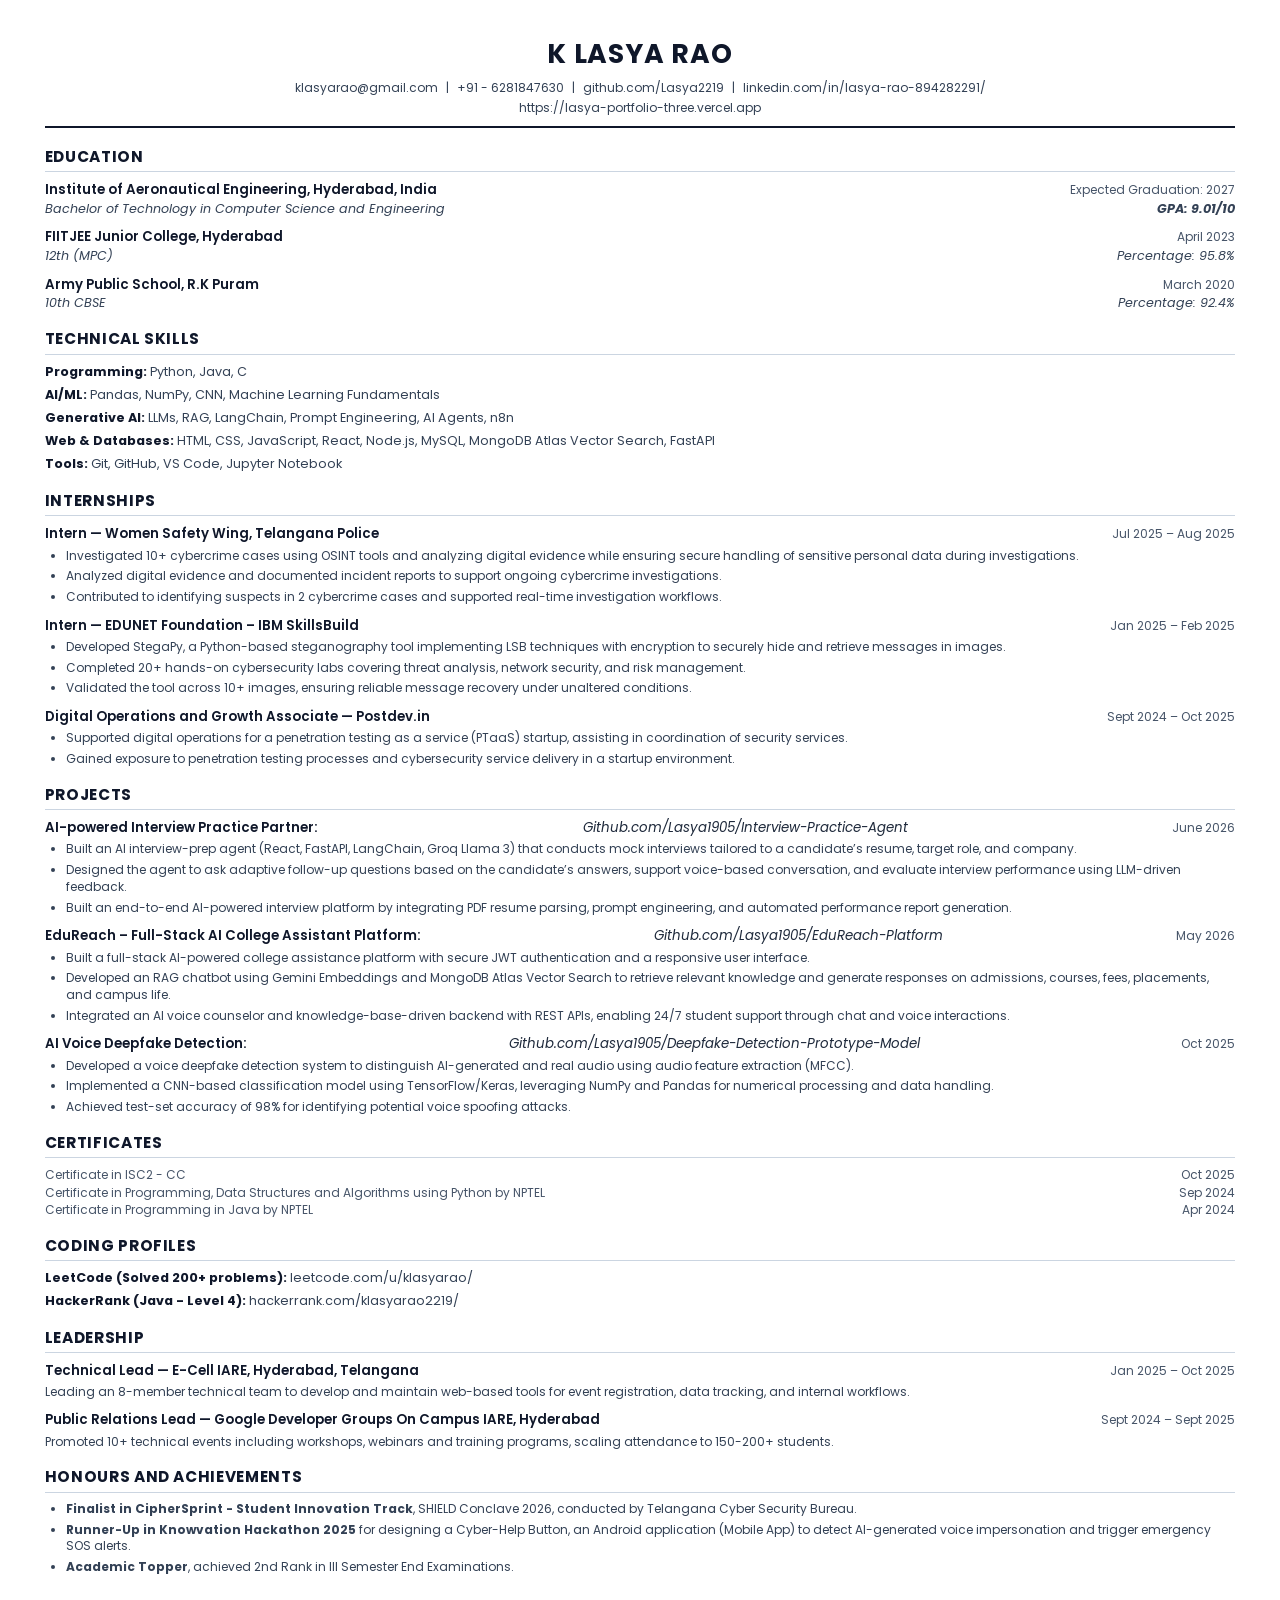
<file: resume.html>
<!DOCTYPE html>
<html lang="en">
<head>
    <meta charset="UTF-8">
    <title>K Lasya Rao - Resume</title>
    <link href="https://fonts.googleapis.com/css2?family=Poppins:wght@300;400;500;600;700&display=swap" rel="stylesheet">
    <style>
        * {
            margin: 0;
            padding: 0;
            box-sizing: border-box;
            font-family: 'Poppins', -apple-system, BlinkMacSystemFont, "Segoe UI", Roboto, sans-serif;
        }
        body {
            background: #fff;
            color: #1e293b;
            padding: 2.2rem 2.8rem;
            line-height: 1.45;
            font-size: 10.5pt;
        }
        .header {
            text-align: center;
            border-bottom: 2px solid #0f172a;
            padding-bottom: 0.6rem;
            margin-bottom: 1.1rem;
        }
        .header h1 {
            font-size: 20pt;
            font-weight: 700;
            letter-spacing: 0.05rem;
            color: #0f172a;
            margin-bottom: 0.3rem;
        }
        .contact-info {
            font-size: 9pt;
            color: #334155;
            display: flex;
            justify-content: center;
            flex-wrap: wrap;
            gap: 0.5rem;
        }
        .contact-info a {
            color: #0284c7;
            text-decoration: none;
        }
        .section {
            margin-bottom: 1rem;
        }
        .section-title {
            font-size: 11.5pt;
            font-weight: 700;
            color: #0f172a;
            border-bottom: 1.5px solid #cbd5e1;
            padding-bottom: 0.2rem;
            margin-bottom: 0.5rem;
            letter-spacing: 0.04rem;
        }
        .item {
            margin-bottom: 0.6rem;
        }
        .item-row {
            display: flex;
            justify-content: space-between;
            align-items: baseline;
            font-size: 10pt;
        }
        .item-row strong {
            color: #0f172a;
            font-weight: 600;
        }
        .item-row span {
            color: #475569;
            font-size: 9pt;
        }
        .item-sub {
            display: flex;
            justify-content: space-between;
            font-size: 9.5pt;
            color: #334155;
            font-style: italic;
        }
        .skill-line {
            font-size: 9.5pt;
            color: #334155;
            margin-bottom: 0.3rem;
        }
        .skill-line strong {
            color: #0f172a;
        }
        ul {
            padding-left: 1.3rem;
            margin-top: 0.25rem;
        }
        li {
            font-size: 9pt;
            color: #334155;
            margin-bottom: 0.25rem;
            line-height: 1.4;
        }
        @page {
            size: letter;
            margin: 0.4in;
        }
    </style>
</head>
<body>
    <div class="header">
        <h1>K LASYA RAO</h1>
        <div class="contact-info">
            <span>klasyarao@gmail.com</span> |
            <span>+91 - 6281847630</span> |
            <span>github.com/Lasya2219</span> |
            <span>linkedin.com/in/lasya-rao-894282291/</span>
        </div>
        <div class="contact-info" style="margin-top: 0.2rem;">
            <span>https://lasya-portfolio-three.vercel.app</span>
        </div>
    </div>

    <div class="section">
        <div class="section-title">EDUCATION</div>
        <div class="item">
            <div class="item-row">
                <strong>Institute of Aeronautical Engineering, Hyderabad, India</strong>
                <span>Expected Graduation: 2027</span>
            </div>
            <div class="item-sub">
                <span>Bachelor of Technology in Computer Science and Engineering</span>
                <span><strong>GPA: 9.01/10</strong></span>
            </div>
        </div>
        <div class="item">
            <div class="item-row">
                <strong>FIITJEE Junior College, Hyderabad</strong>
                <span>April 2023</span>
            </div>
            <div class="item-sub">
                <span>12th (MPC)</span>
                <span>Percentage: 95.8%</span>
            </div>
        </div>
        <div class="item">
            <div class="item-row">
                <strong>Army Public School, R.K Puram</strong>
                <span>March 2020</span>
            </div>
            <div class="item-sub">
                <span>10th CBSE</span>
                <span>Percentage: 92.4%</span>
            </div>
        </div>
    </div>

    <div class="section">
        <div class="section-title">TECHNICAL SKILLS</div>
        <p class="skill-line"><strong>Programming:</strong> Python, Java, C</p>
        <p class="skill-line"><strong>AI/ML:</strong> Pandas, NumPy, CNN, Machine Learning Fundamentals</p>
        <p class="skill-line"><strong>Generative AI:</strong> LLMs, RAG, LangChain, Prompt Engineering, AI Agents, n8n</p>
        <p class="skill-line"><strong>Web & Databases:</strong> HTML, CSS, JavaScript, React, Node.js, MySQL, MongoDB Atlas Vector Search, FastAPI</p>
        <p class="skill-line"><strong>Tools:</strong> Git, GitHub, VS Code, Jupyter Notebook</p>
    </div>

    <div class="section">
        <div class="section-title">INTERNSHIPS</div>
        <div class="item">
            <div class="item-row">
                <strong>Intern — Women Safety Wing, Telangana Police</strong>
                <span>Jul 2025 – Aug 2025</span>
            </div>
            <ul>
                <li>Investigated 10+ cybercrime cases using OSINT tools and analyzing digital evidence while ensuring secure handling of sensitive personal data during investigations.</li>
                <li>Analyzed digital evidence and documented incident reports to support ongoing cybercrime investigations.</li>
                <li>Contributed to identifying suspects in 2 cybercrime cases and supported real-time investigation workflows.</li>
            </ul>
        </div>
        <div class="item">
            <div class="item-row">
                <strong>Intern — EDUNET Foundation – IBM SkillsBuild</strong>
                <span>Jan 2025 – Feb 2025</span>
            </div>
            <ul>
                <li>Developed StegaPy, a Python-based steganography tool implementing LSB techniques with encryption to securely hide and retrieve messages in images.</li>
                <li>Completed 20+ hands-on cybersecurity labs covering threat analysis, network security, and risk management.</li>
                <li>Validated the tool across 10+ images, ensuring reliable message recovery under unaltered conditions.</li>
            </ul>
        </div>
        <div class="item">
            <div class="item-row">
                <strong>Digital Operations and Growth Associate — Postdev.in</strong>
                <span>Sept 2024 – Oct 2025</span>
            </div>
            <ul>
                <li>Supported digital operations for a penetration testing as a service (PTaaS) startup, assisting in coordination of security services.</li>
                <li>Gained exposure to penetration testing processes and cybersecurity service delivery in a startup environment.</li>
            </ul>
        </div>
    </div>

    <div class="section">
        <div class="section-title">PROJECTS</div>
        <div class="item">
            <div class="item-row">
                <strong>AI-powered Interview Practice Partner:</strong> <em>Github.com/Lasya1905/Interview-Practice-Agent</em>
                <span>June 2026</span>
            </div>
            <ul>
                <li>Built an AI interview-prep agent (React, FastAPI, LangChain, Groq Llama 3) that conducts mock interviews tailored to a candidate’s resume, target role, and company.</li>
                <li>Designed the agent to ask adaptive follow-up questions based on the candidate’s answers, support voice-based conversation, and evaluate interview performance using LLM-driven feedback.</li>
                <li>Built an end-to-end AI-powered interview platform by integrating PDF resume parsing, prompt engineering, and automated performance report generation.</li>
            </ul>
        </div>
        <div class="item">
            <div class="item-row">
                <strong>EduReach – Full-Stack AI College Assistant Platform:</strong> <em>Github.com/Lasya1905/EduReach-Platform</em>
                <span>May 2026</span>
            </div>
            <ul>
                <li>Built a full-stack AI-powered college assistance platform with secure JWT authentication and a responsive user interface.</li>
                <li>Developed an RAG chatbot using Gemini Embeddings and MongoDB Atlas Vector Search to retrieve relevant knowledge and generate responses on admissions, courses, fees, placements, and campus life.</li>
                <li>Integrated an AI voice counselor and knowledge-base-driven backend with REST APIs, enabling 24/7 student support through chat and voice interactions.</li>
            </ul>
        </div>
        <div class="item">
            <div class="item-row">
                <strong>AI Voice Deepfake Detection:</strong> <em>Github.com/Lasya1905/Deepfake-Detection-Prototype-Model</em>
                <span>Oct 2025</span>
            </div>
            <ul>
                <li>Developed a voice deepfake detection system to distinguish AI-generated and real audio using audio feature extraction (MFCC).</li>
                <li>Implemented a CNN-based classification model using TensorFlow/Keras, leveraging NumPy and Pandas for numerical processing and data handling.</li>
                <li>Achieved test-set accuracy of 98% for identifying potential voice spoofing attacks.</li>
            </ul>
        </div>
    </div>

    <div class="section">
        <div class="section-title">CERTIFICATES</div>
        <div class="item-row"><span>Certificate in ISC2 - CC</span><span>Oct 2025</span></div>
        <div class="item-row"><span>Certificate in Programming, Data Structures and Algorithms using Python by NPTEL</span><span>Sep 2024</span></div>
        <div class="item-row"><span>Certificate in Programming in Java by NPTEL</span><span>Apr 2024</span></div>
    </div>

    <div class="section">
        <div class="section-title">CODING PROFILES</div>
        <p class="skill-line"><strong>LeetCode (Solved 200+ problems):</strong> leetcode.com/u/klasyarao/</p>
        <p class="skill-line"><strong>HackerRank (Java - Level 4):</strong> hackerrank.com/klasyarao2219/</p>
    </div>

    <div class="section">
        <div class="section-title">LEADERSHIP</div>
        <div class="item">
            <div class="item-row">
                <strong>Technical Lead — E-Cell IARE, Hyderabad, Telangana</strong>
                <span>Jan 2025 – Oct 2025</span>
            </div>
            <p style="font-size: 9pt; color: #334155; margin-top: 0.2rem;">Leading an 8-member technical team to develop and maintain web-based tools for event registration, data tracking, and internal workflows.</p>
        </div>
        <div class="item">
            <div class="item-row">
                <strong>Public Relations Lead — Google Developer Groups On Campus IARE, Hyderabad</strong>
                <span>Sept 2024 – Sept 2025</span>
            </div>
            <p style="font-size: 9pt; color: #334155; margin-top: 0.2rem;">Promoted 10+ technical events including workshops, webinars and training programs, scaling attendance to 150-200+ students.</p>
        </div>
    </div>

    <div class="section">
        <div class="section-title">HONOURS AND ACHIEVEMENTS</div>
        <ul>
            <li><strong>Finalist in CipherSprint - Student Innovation Track</strong>, SHIELD Conclave 2026, conducted by Telangana Cyber Security Bureau.</li>
            <li><strong>Runner-Up in Knowvation Hackathon 2025</strong> for designing a Cyber-Help Button, an Android application (Mobile App) to detect AI-generated voice impersonation and trigger emergency SOS alerts.</li>
            <li><strong>Academic Topper</strong>, achieved 2nd Rank in III Semester End Examinations.</li>
        </ul>
    </div>
</body>
</html>
</file>
<file: css/style.css>
@import url('https://fonts.googleapis.com/css2?family=Poppins:wght@300;400;500;600;700;800;900&display=swap');

/* ==========================================================================
   RESET & ROOT VARIABLES
   ========================================================================== */
* {
    margin: 0;
    padding: 0;
    box-sizing: border-box;
    text-decoration: none;
    border: none;
    outline: none;
    scroll-behavior: smooth;
    font-family: 'Poppins', sans-serif;
}

:root {
    --bg-color: #081b29;
    --second-bg-color: #112e42;
    --text-color: #ededed;
    --text-muted: #94a3b8;
    --main-color: #00abf0;
    --main-color-hover: #38bdf8;
    --accent-glow: rgba(0, 171, 240, 0.3);
    --card-bg: rgba(17, 46, 66, 0.7);
    --card-border: rgba(0, 171, 240, 0.25);
    --badge-bg: rgba(0, 171, 240, 0.12);
    --success-color: #10b981;
}

html {
    font-size: 62.5%;
    overflow-x: hidden;
}

body {
    background: var(--bg-color);
    color: var(--text-color);
    overflow-x: hidden;
    line-height: 1.6;
}

/* ==========================================================================
   TYPOGRAPHY & GLOBAL HELPERS
   ========================================================================== */
span {
    color: var(--main-color);
}

.heading {
    position: relative;
    font-size: 4.6rem;
    margin-bottom: 4rem;
    text-align: center;
    font-weight: 700;
}

.mt-4 { margin-top: 3rem; }
.mt-5 { margin-top: 4rem; }

section {
    min-height: 100vh;
    padding: 10rem 9% 6rem;
    position: relative;
}

/* ==========================================================================
   BUTTONS
   ========================================================================== */
.btn-box {
    position: relative;
    display: flex;
    align-items: center;
    gap: 1.5rem;
    flex-wrap: wrap;
    margin: 2.5rem 0;
}

.btn {
    position: relative;
    display: inline-flex;
    justify-content: center;
    align-items: center;
    gap: .8rem;
    padding: 1.2rem 2.6rem;
    background: var(--main-color);
    border: .2rem solid var(--main-color);
    border-radius: .8rem;
    font-size: 1.6rem;
    font-weight: 600;
    letter-spacing: .05rem;
    color: var(--bg-color);
    z-index: 1;
    overflow: hidden;
    transition: all .35s ease;
    cursor: pointer;
}

.btn:hover {
    color: var(--main-color);
    background: transparent;
    box-shadow: 0 0 18px var(--accent-glow);
    transform: translateY(-2px);
}

.btn.btn-secondary {
    background: transparent;
    color: var(--main-color);
}

.btn.btn-secondary:hover {
    background: var(--main-color);
    color: var(--bg-color);
}

.btn.btn-outline {
    background: rgba(0, 171, 240, 0.08);
    border-color: rgba(0, 171, 240, 0.4);
    color: var(--text-color);
}

.btn.btn-outline:hover {
    border-color: var(--main-color);
    color: var(--main-color);
}

.btn.btn-sm {
    padding: .8rem 1.8rem;
    font-size: 1.4rem;
    border-radius: .6rem;
}

/* ==========================================================================
   HEADER & NAVBAR
   ========================================================================== */
.header {
    position: fixed;
    top: 0;
    left: 0;
    width: 100%;
    padding: 2rem 9%;
    background: rgba(8, 27, 41, 0.85);
    backdrop-filter: blur(12px);
    -webkit-backdrop-filter: blur(12px);
    display: flex;
    justify-content: space-between;
    align-items: center;
    z-index: 1000;
    transition: .3s;
    border-bottom: 1px solid rgba(0, 171, 240, 0.1);
}

.header.sticky {
    background: rgba(8, 27, 41, 0.95);
    box-shadow: 0 4px 20px rgba(0, 0, 0, 0.4);
    padding: 1.5rem 9%;
}

.logo {
    position: relative;
    font-size: 2.6rem;
    color: var(--text-color);
    font-weight: 700;
    letter-spacing: .05rem;
}

.logo span {
    color: var(--main-color);
    text-shadow: 0 0 10px var(--accent-glow);
}

.navbar {
    display: flex;
    align-items: center;
}

.navbar a {
    font-size: 1.6rem;
    color: var(--text-color);
    font-weight: 500;
    margin-left: 3rem;
    transition: .3s;
    position: relative;
    padding: .5rem 0;
}

.navbar a:hover,
.navbar a.active {
    color: var(--main-color);
}

.navbar a::after {
    content: '';
    position: absolute;
    bottom: 0;
    left: 0;
    width: 0;
    height: 2px;
    background: var(--main-color);
    transition: .3s;
}

.navbar a:hover::after,
.navbar a.active::after {
    width: 100%;
}

.header-btn .btn-sm {
    margin-left: 2rem;
}

#menu-icon {
    font-size: 3.2rem;
    color: var(--text-color);
    cursor: pointer;
    display: none;
}

/* ==========================================================================
   HERO / HOME SECTION
   ========================================================================== */
.home {
    display: flex;
    align-items: center;
    justify-content: space-between;
    padding: 12rem 9% 6rem;
    background: linear-gradient(rgba(8, 27, 41, 0.92), rgba(8, 27, 41, 0.88)), url('../images/home.png') no-repeat;
    background-size: cover;
    background-position: center;
    gap: 4rem;
}

.home-content {
    max-width: 65rem;
    z-index: 10;
}

.status-pill {
    display: inline-flex;
    align-items: center;
    gap: .8rem;
    background: rgba(0, 171, 240, 0.1);
    border: 1px solid rgba(0, 171, 240, 0.3);
    padding: .6rem 1.6rem;
    border-radius: 5rem;
    font-size: 1.3rem;
    color: var(--main-color);
    margin-bottom: 2rem;
    font-weight: 500;
}

.status-dot {
    width: 8px;
    height: 8px;
    background: #10b981;
    border-radius: 50%;
    box-shadow: 0 0 8px #10b981;
    animation: pulseDot 2s infinite;
}

@keyframes pulseDot {
    0% { transform: scale(0.95); opacity: 0.8; }
    50% { transform: scale(1.25); opacity: 1; }
    100% { transform: scale(0.95); opacity: 0.8; }
}

.home-content h1 {
    font-size: 5.4rem;
    font-weight: 800;
    line-height: 1.2;
    margin-bottom: 1rem;
}

.home-content h1 span {
    color: var(--text-color);
    background: linear-gradient(135deg, #fff 40%, var(--main-color) 100%);
    -webkit-background-clip: text;
    -webkit-text-fill-color: transparent;
}

.home-content .text-animate {
    position: relative;
    margin-bottom: 2rem;
}

.home-content .text-animate h3 {
    font-size: 3.2rem;
    font-weight: 700;
    color: var(--main-color);
    display: inline-block;
    text-shadow: 0 0 15px rgba(0, 171, 240, 0.3);
}

.typing-text::after {
    content: '|';
    animation: blinkCursor .8s infinite;
    color: var(--main-color);
    font-weight: 400;
}

@keyframes blinkCursor {
    0%, 100% { opacity: 1; }
    50% { opacity: 0; }
}

.home-desc {
    font-size: 1.65rem;
    color: var(--text-muted);
    margin-bottom: 3rem;
    line-height: 1.7;
}

.home-desc strong {
    color: var(--text-color);
}

/* Quick Stats Bar */
.quick-stats {
    display: flex;
    align-items: center;
    background: rgba(17, 46, 66, 0.65);
    border: 1px solid var(--card-border);
    border-radius: 1.2rem;
    padding: 1.6rem 2.2rem;
    margin-bottom: 3rem;
    backdrop-filter: blur(10px);
}

.stat-item {
    display: flex;
    flex-direction: column;
    flex: 1;
    text-align: center;
}

.stat-number {
    font-size: 2.2rem;
    font-weight: 700;
    color: var(--main-color);
}

.stat-label {
    font-size: 1.2rem;
    color: var(--text-muted);
    font-weight: 500;
}

.stat-divider {
    width: 1px;
    height: 3.5rem;
    background: rgba(0, 171, 240, 0.2);
    margin: 0 1.5rem;
}

/* Home Social Icons */
.home-sci {
    display: flex;
    align-items: center;
    gap: 1.5rem;
    margin-top: 2rem;
}

.home-sci a {
    display: inline-flex;
    justify-content: center;
    align-items: center;
    width: 4.4rem;
    height: 4.4rem;
    background: rgba(17, 46, 66, 0.6);
    border: .2rem solid var(--main-color);
    border-radius: 50%;
    font-size: 2.2rem;
    color: var(--main-color);
    transition: all .35s ease;
}

.home-sci a:hover {
    background: var(--main-color);
    color: var(--bg-color);
    box-shadow: 0 0 15px var(--main-color);
    transform: translateY(-4px);
}

/* Hero Visual / Avatar on Right */
.home-visual {
    flex: 1;
    display: flex;
    justify-content: center;
    align-items: center;
    position: relative;
}

.hero-avatar-wrapper {
    position: relative;
    width: 34rem;
    height: 34rem;
    display: flex;
    justify-content: center;
    align-items: center;
}

.hero-avatar-img {
    width: 28rem;
    height: 28rem;
    border-radius: 50%;
    object-fit: cover;
    border: .3rem solid var(--main-color);
    box-shadow: 0 0 30px var(--accent-glow);
    z-index: 2;
}

.avatar-ring {
    position: absolute;
    width: 32rem;
    height: 32rem;
    border-radius: 50%;
    border: 2px dashed rgba(0, 171, 240, 0.5);
    animation: rotateAvatarRing 20s linear infinite;
}

.avatar-glow {
    position: absolute;
    width: 30rem;
    height: 30rem;
    border-radius: 50%;
    background: radial-gradient(circle, rgba(0, 171, 240, 0.25) 0%, transparent 70%);
    filter: blur(20px);
}

@keyframes rotateAvatarRing {
    100% { transform: rotate(360deg); }
}

.floating-badge {
    position: absolute;
    background: rgba(8, 27, 41, 0.9);
    border: 1px solid var(--main-color);
    border-radius: 5rem;
    padding: .8rem 1.6rem;
    display: flex;
    align-items: center;
    gap: .8rem;
    font-size: 1.3rem;
    font-weight: 600;
    color: var(--text-color);
    box-shadow: 0 8px 24px rgba(0, 0, 0, 0.4);
    z-index: 5;
    animation: floatBadge 4s ease-in-out infinite;
}

.floating-badge i {
    font-size: 1.8rem;
    color: var(--main-color);
}

.badge-ai {
    top: 5%;
    left: -5%;
    animation-delay: 0s;
}

.badge-code {
    bottom: 8%;
    left: -2%;
    animation-delay: 1.5s;
}

.badge-lead {
    top: 40%;
    right: -10%;
    animation-delay: 2.5s;
}

@keyframes floatBadge {
    0%, 100% { transform: translateY(0); }
    50% { transform: translateY(-10px); }
}

/* ==========================================================================
   ABOUT SECTION
   ========================================================================== */
.about {
    background: var(--second-bg-color);
}

.about-container {
    display: flex;
    justify-content: center;
    align-items: center;
    gap: 6rem;
}

.about-img {
    position: relative;
    width: 30rem;
    height: 30rem;
    border-radius: 50%;
    display: flex;
    justify-content: center;
    align-items: center;
    flex-shrink: 0;
}

.about-img img {
    width: 88%;
    height: 88%;
    border-radius: 50%;
    border: .2rem solid var(--main-color);
    object-fit: cover;
    z-index: 2;
}

.about-img .circle-spin {
    position: absolute;
    top: 50%;
    left: 50%;
    transform: translate(-50%, -50%) rotate(0);
    width: 100%;
    height: 100%;
    border-radius: 50%;
    border-top: .3rem solid transparent;
    border-bottom: .3rem solid transparent;
    border-left: .3rem solid var(--main-color);
    border-right: .3rem solid var(--main-color);
    animation: aboutSpinner 10s linear infinite;
}

@keyframes aboutSpinner {
    100% { transform: translate(-50%, -50%) rotate(360deg); }
}

.about-content {
    flex: 1;
}

.about-content h3 {
    font-size: 2.8rem;
    font-weight: 700;
    color: var(--main-color);
    margin-bottom: 1.5rem;
}

.about-content p {
    font-size: 1.6rem;
    color: var(--text-muted);
    margin-bottom: 1.5rem;
    line-height: 1.7;
}

.about-content p strong {
    color: var(--text-color);
}

.about-grid {
    display: grid;
    grid-template-columns: repeat(2, 1fr);
    gap: 1.6rem;
    margin: 2.5rem 0 3rem;
}

.about-card {
    display: flex;
    align-items: center;
    gap: 1.4rem;
    background: rgba(8, 27, 41, 0.6);
    border: 1px solid var(--card-border);
    padding: 1.4rem 1.8rem;
    border-radius: 1rem;
    transition: .3s;
}

.about-card:hover {
    border-color: var(--main-color);
    transform: translateY(-2px);
    box-shadow: 0 4px 15px var(--accent-glow);
}

.about-card i {
    font-size: 2.8rem;
    color: var(--main-color);
}

.about-card h4 {
    font-size: 1.4rem;
    color: var(--text-muted);
    font-weight: 500;
}

.about-card span {
    font-size: 1.5rem;
    font-weight: 600;
    color: var(--text-color);
}

/* ==========================================================================
   JOURNEY SECTION (EDUCATION, INTERNSHIPS, LEADERSHIP)
   ========================================================================== */
.education {
    background: var(--bg-color);
}

.journey-tabs {
    display: flex;
    justify-content: center;
    gap: 1.2rem;
    margin-bottom: 4rem;
    flex-wrap: wrap;
}

.journey-tab-btn {
    padding: .8rem 2rem;
    background: rgba(17, 46, 66, 0.6);
    border: 1px solid var(--card-border);
    border-radius: 5rem;
    color: var(--text-muted);
    font-size: 1.5rem;
    font-weight: 500;
    cursor: pointer;
    transition: all .3s;
}

.journey-tab-btn.active,
.journey-tab-btn:hover {
    background: var(--main-color);
    color: var(--bg-color);
    border-color: var(--main-color);
    box-shadow: 0 0 12px var(--accent-glow);
}

.education-row {
    display: flex;
    flex-wrap: wrap;
    gap: 5rem;
}

.education-column {
    flex: 1 1 45rem;
}

.education-column .title {
    font-size: 2.4rem;
    font-weight: 700;
    margin-bottom: 2rem;
    display: flex;
    align-items: center;
    gap: 1rem;
    color: var(--text-color);
}

.education-column .title i {
    color: var(--main-color);
}

.education-box {
    position: relative;
    border-left: .25rem solid var(--main-color);
    padding-left: 2rem;
}

.education-content {
    position: relative;
    padding-bottom: 2.5rem;
}

.education-content::before {
    content: '';
    position: absolute;
    top: 0;
    left: -2.85rem;
    width: 1.6rem;
    height: 1.6rem;
    background: var(--main-color);
    border-radius: 50%;
    box-shadow: 0 0 10px var(--main-color);
}

.education-content .content {
    position: relative;
    padding: 2.2rem;
    background: var(--card-bg);
    border: 1px solid var(--card-border);
    border-radius: 1rem;
    backdrop-filter: blur(10px);
    transition: all .35s ease;
}

.education-content .content:hover {
    border-color: var(--main-color);
    box-shadow: 0 6px 20px rgba(0, 171, 240, 0.2);
    transform: translateX(4px);
}

.education-content .content .year {
    font-size: 1.4rem;
    color: var(--main-color);
    font-weight: 600;
    display: flex;
    align-items: center;
    gap: .6rem;
    margin-bottom: .8rem;
}

.education-content .content h3 {
    font-size: 1.9rem;
    font-weight: 700;
    color: var(--text-color);
    line-height: 1.3;
}

.education-content .content h4 {
    font-size: 1.5rem;
    color: var(--text-muted);
    font-weight: 500;
    margin-bottom: 1rem;
}

.education-content .content p {
    font-size: 1.45rem;
    color: var(--text-muted);
    line-height: 1.6;
}

.education-content .content p strong {
    color: var(--text-color);
}

.role-tags {
    display: flex;
    flex-wrap: wrap;
    gap: .8rem;
    margin-top: 1.2rem;
}

.role-tags span {
    font-size: 1.2rem;
    background: rgba(0, 171, 240, 0.1);
    color: var(--main-color);
    border: 1px solid rgba(0, 171, 240, 0.2);
    padding: .3rem 1rem;
    border-radius: 2rem;
}

/* ==========================================================================
   SKILLS SECTION
   ========================================================================== */
.skills {
    background: var(--second-bg-color);
}

.skills-categories-grid {
    display: grid;
    grid-template-columns: repeat(auto-fit, minmax(32rem, 1fr));
    gap: 2.4rem;
    margin-bottom: 5rem;
}

.skill-category-card {
    background: rgba(8, 27, 41, 0.7);
    border: 1px solid var(--card-border);
    border-radius: 1.2rem;
    padding: 2.4rem;
    backdrop-filter: blur(10px);
    transition: all .35s ease;
}

.skill-category-card:hover {
    border-color: var(--main-color);
    box-shadow: 0 8px 24px rgba(0, 171, 240, 0.2);
    transform: translateY(-4px);
}

.cat-header {
    display: flex;
    align-items: center;
    gap: 1.4rem;
    margin-bottom: 1.8rem;
    padding-bottom: 1.2rem;
    border-bottom: 1px solid rgba(0, 171, 240, 0.15);
}

.cat-icon {
    width: 4.4rem;
    height: 4.4rem;
    background: rgba(0, 171, 240, 0.1);
    border: 1px solid var(--main-color);
    border-radius: 1rem;
    display: flex;
    justify-content: center;
    align-items: center;
    font-size: 2.2rem;
    color: var(--main-color);
}

.cat-header h3 {
    font-size: 1.8rem;
    font-weight: 600;
    color: var(--text-color);
}

.skill-pills {
    display: flex;
    flex-wrap: wrap;
    gap: .8rem;
}

.pill-badge {
    display: inline-flex;
    align-items: center;
    gap: .6rem;
    padding: .6rem 1.2rem;
    background: rgba(17, 46, 66, 0.7);
    border: 1px solid rgba(0, 171, 240, 0.2);
    border-radius: .6rem;
    font-size: 1.3rem;
    color: var(--text-color);
    font-weight: 500;
    transition: all .25s ease;
}

.pill-badge:hover {
    border-color: var(--main-color);
    background: rgba(0, 171, 240, 0.15);
    color: #fff;
    transform: translateY(-2px);
}

.pill-badge.highlight {
    background: rgba(0, 171, 240, 0.12);
    border-color: rgba(0, 171, 240, 0.4);
    color: var(--main-color);
    font-weight: 600;
}

.pill-badge i {
    font-size: 1.5rem;
    color: var(--main-color);
}

/* Proficiency Progress Bars */
.skills-row {
    display: flex;
    flex-wrap: wrap;
    gap: 5rem;
}

.skills-column {
    flex: 1 1 40rem;
}

.skills-column .title {
    font-size: 2.2rem;
    font-weight: 700;
    margin-bottom: 2rem;
}

.skills-box .skills-content {
    background: rgba(8, 27, 41, 0.7);
    border: 1px solid var(--card-border);
    border-radius: 1.2rem;
    padding: 2.2rem;
}

.skills-content .progress {
    padding: 1rem 0;
}

.skills-content .progress h3 {
    font-size: 1.5rem;
    display: flex;
    justify-content: space-between;
    color: var(--text-color);
    font-weight: 500;
    margin-bottom: .8rem;
}

.skills-content .progress h3 span {
    color: var(--main-color);
    font-weight: 600;
}

.skills-content .progress .bar {
    height: 1.2rem;
    border-radius: 1rem;
    background: rgba(17, 46, 66, 0.9);
    border: 1px solid rgba(0, 171, 240, 0.2);
    overflow: hidden;
}

.skills-content .progress .bar span {
    display: block;
    height: 100%;
    border-radius: 1rem;
    background: linear-gradient(90deg, #00abf0, #38bdf8);
    box-shadow: 0 0 10px var(--accent-glow);
    transition: width 1s ease-in-out;
}

/* ==========================================================================
   PROJECTS SECTION
   ========================================================================== */
.projects {
    background: var(--bg-color);
}

.project-filters {
    display: flex;
    justify-content: center;
    gap: 1.2rem;
    margin-bottom: 4rem;
    flex-wrap: wrap;
}

.filter-btn {
    padding: .9rem 2.2rem;
    background: rgba(17, 46, 66, 0.6);
    border: 1px solid var(--card-border);
    border-radius: 5rem;
    color: var(--text-muted);
    font-size: 1.45rem;
    font-weight: 500;
    cursor: pointer;
    transition: all .3s;
}

.filter-btn.active,
.filter-btn:hover {
    background: var(--main-color);
    color: var(--bg-color);
    border-color: var(--main-color);
    box-shadow: 0 0 15px var(--accent-glow);
}

.projects-container {
    display: grid;
    grid-template-columns: repeat(auto-fit, minmax(35rem, 1fr));
    gap: 3rem;
}

.project-card {
    position: relative;
    background: var(--card-bg);
    border: 1px solid var(--card-border);
    border-radius: 1.4rem;
    padding: 2.6rem;
    display: flex;
    flex-direction: column;
    justify-content: space-between;
    backdrop-filter: blur(10px);
    transition: all .35s ease;
    overflow: hidden;
}

.project-card:hover {
    border-color: var(--main-color);
    transform: translateY(-6px);
    box-shadow: 0 12px 30px rgba(0, 171, 240, 0.25);
}

.project-card .card-glow {
    position: absolute;
    top: -50px;
    right: -50px;
    width: 120px;
    height: 120px;
    background: radial-gradient(circle, var(--accent-glow) 0%, transparent 70%);
    border-radius: 50%;
    pointer-events: none;
}

.project-header {
    display: flex;
    justify-content: space-between;
    align-items: center;
    margin-bottom: 1.4rem;
}

.project-badge {
    font-size: 1.2rem;
    font-weight: 600;
    padding: .4rem 1.2rem;
    border-radius: 5rem;
}

.badge-primary { background: rgba(0, 171, 240, 0.15); color: var(--main-color); border: 1px solid rgba(0, 171, 240, 0.3); }
.badge-accent { background: rgba(168, 85, 247, 0.15); color: #c084fc; border: 1px solid rgba(168, 85, 247, 0.3); }
.badge-warning { background: rgba(245, 158, 11, 0.15); color: #fbbf24; border: 1px solid rgba(245, 158, 11, 0.3); }
.badge-info { background: rgba(56, 189, 248, 0.15); color: #38bdf8; border: 1px solid rgba(56, 189, 248, 0.3); }
.badge-winner { background: rgba(16, 185, 129, 0.15); color: #34d399; border: 1px solid rgba(16, 185, 129, 0.3); }

.project-date {
    font-size: 1.3rem;
    color: var(--text-muted);
}

.project-title {
    font-size: 2.1rem;
    font-weight: 700;
    color: var(--text-color);
    margin-bottom: 1.2rem;
    line-height: 1.3;
}

.project-desc {
    font-size: 1.45rem;
    color: var(--text-muted);
    line-height: 1.6;
    margin-bottom: 1.6rem;
}

.project-bullets {
    list-style: none;
    margin-bottom: 2rem;
}

.project-bullets li {
    font-size: 1.35rem;
    color: var(--text-color);
    display: flex;
    align-items: flex-start;
    gap: .8rem;
    margin-bottom: .8rem;
    line-height: 1.5;
}

.project-bullets li i {
    color: var(--main-color);
    font-size: 1.6rem;
    margin-top: .2rem;
    flex-shrink: 0;
}

.project-tech {
    display: flex;
    flex-wrap: wrap;
    gap: .6rem;
    margin-bottom: 2.2rem;
}

.project-tech span {
    font-size: 1.2rem;
    background: rgba(8, 27, 41, 0.8);
    border: 1px solid rgba(0, 171, 240, 0.2);
    color: var(--main-color);
    padding: .3rem .9rem;
    border-radius: .4rem;
}

.project-links {
    display: flex;
    gap: 1rem;
    margin-top: auto;
}

/* ==========================================================================
   ACHIEVEMENTS & CERTIFICATIONS SECTION
   ========================================================================== */
.achievements {
    background: var(--second-bg-color);
}

.achievements-container {
    display: grid;
    grid-template-columns: repeat(auto-fit, minmax(42rem, 1fr));
    gap: 4rem;
}

.achieve-column {
    display: flex;
    flex-direction: column;
    gap: 2rem;
}

.column-header {
    display: flex;
    align-items: center;
    gap: 1rem;
    margin-bottom: 1rem;
}

.column-header i {
    font-size: 2.6rem;
    color: var(--main-color);
}

.column-header h3 {
    font-size: 2.2rem;
    font-weight: 700;
    color: var(--text-color);
}

.achieve-card {
    background: rgba(8, 27, 41, 0.7);
    border: 1px solid var(--card-border);
    border-radius: 1.2rem;
    padding: 2.2rem;
    display: flex;
    gap: 1.8rem;
    transition: all .35s ease;
}

.achieve-card.highlight-card {
    border-color: rgba(0, 171, 240, 0.4);
    background: rgba(8, 27, 41, 0.85);
}

.achieve-card:hover {
    border-color: var(--main-color);
    transform: translateY(-3px);
    box-shadow: 0 8px 24px rgba(0, 171, 240, 0.2);
}

.badge-icon {
    width: 4.8rem;
    height: 4.8rem;
    background: rgba(0, 171, 240, 0.12);
    border: 1px solid var(--main-color);
    border-radius: 50%;
    display: flex;
    justify-content: center;
    align-items: center;
    font-size: 2.4rem;
    color: var(--main-color);
    flex-shrink: 0;
}

.achieve-meta {
    font-size: 1.25rem;
    color: var(--main-color);
    font-weight: 600;
    margin-bottom: .4rem;
}

.achieve-body h4 {
    font-size: 1.8rem;
    font-weight: 700;
    color: var(--text-color);
    margin-bottom: .4rem;
}

.achieve-body .org {
    font-size: 1.4rem;
    color: var(--text-muted);
    font-weight: 500;
    margin-bottom: .8rem;
}

.achieve-body .desc {
    font-size: 1.4rem;
    color: var(--text-muted);
    line-height: 1.6;
}

.achieve-body .desc strong {
    color: var(--text-color);
}

/* Certifications */
.cert-card {
    background: rgba(8, 27, 41, 0.7);
    border: 1px solid var(--card-border);
    border-radius: 1.2rem;
    padding: 1.8rem 2rem;
    display: flex;
    align-items: center;
    gap: 1.6rem;
    transition: all .3s ease;
}

.cert-card:hover {
    border-color: var(--main-color);
    transform: translateX(4px);
    box-shadow: 0 4px 18px rgba(0, 171, 240, 0.2);
}

.cert-icon {
    font-size: 3rem;
    color: var(--main-color);
    flex-shrink: 0;
}

.cert-details h4 {
    font-size: 1.6rem;
    font-weight: 600;
    color: var(--text-color);
}

.cert-issuer {
    font-size: 1.3rem;
    color: var(--main-color);
    font-weight: 500;
    margin-bottom: .3rem;
}

.cert-desc {
    font-size: 1.3rem;
    color: var(--text-muted);
}

/* Coding Profile Cards */
.coding-cards-row {
    display: grid;
    grid-template-columns: repeat(auto-fit, minmax(18rem, 1fr));
    gap: 1.6rem;
}

.coding-card {
    background: rgba(8, 27, 41, 0.7);
    border: 1px solid var(--card-border);
    border-radius: 1.2rem;
    padding: 1.8rem;
    display: flex;
    align-items: center;
    gap: 1.4rem;
    transition: all .35s ease;
    color: var(--text-color);
}

.coding-card:hover {
    border-color: var(--main-color);
    transform: translateY(-4px);
    box-shadow: 0 8px 20px rgba(0, 171, 240, 0.25);
}

.coding-icon {
    width: 4.4rem;
    height: 4.4rem;
    background: rgba(0, 171, 240, 0.1);
    border: 1px solid var(--main-color);
    border-radius: 1rem;
    display: flex;
    justify-content: center;
    align-items: center;
    font-size: 2.2rem;
    color: var(--main-color);
}

.coding-info h4 {
    font-size: 1.6rem;
    font-weight: 600;
}

.coding-info .metric {
    display: block;
    font-size: 1.4rem;
    color: var(--main-color);
    font-weight: 700;
}

.coding-info .subtext {
    font-size: 1.15rem;
    color: var(--text-muted);
    display: flex;
    align-items: center;
    gap: .4rem;
}

/* ==========================================================================
   CONTACT SECTION
   ========================================================================== */
.contact {
    background: var(--bg-color);
}

.contact-wrapper {
    display: grid;
    grid-template-columns: 1fr 1.3fr;
    gap: 5rem;
    max-width: 120rem;
    margin: 0 auto;
}

.contact-info h3 {
    font-size: 2.6rem;
    font-weight: 700;
    color: var(--text-color);
    margin-bottom: 1.5rem;
}

.contact-info p {
    font-size: 1.55rem;
    color: var(--text-muted);
    line-height: 1.7;
    margin-bottom: 3rem;
}

.contact-info p strong {
    color: var(--text-color);
}

.contact-details {
    display: flex;
    flex-direction: column;
    gap: 2rem;
}

.contact-item {
    display: flex;
    align-items: center;
    gap: 1.6rem;
}

.item-icon {
    width: 4.6rem;
    height: 4.6rem;
    background: rgba(17, 46, 66, 0.7);
    border: .2rem solid var(--main-color);
    border-radius: 50%;
    display: flex;
    justify-content: center;
    align-items: center;
    font-size: 2.2rem;
    color: var(--main-color);
    flex-shrink: 0;
}

.contact-item h4 {
    font-size: 1.4rem;
    color: var(--text-muted);
    font-weight: 500;
}

.contact-item a,
.contact-item span {
    font-size: 1.55rem;
    color: var(--text-color);
    font-weight: 600;
    transition: .3s;
}

.contact-item a:hover {
    color: var(--main-color);
}

/* Contact Form */
.contact-form {
    background: var(--card-bg);
    border: 1px solid var(--card-border);
    border-radius: 1.4rem;
    padding: 3rem;
    backdrop-filter: blur(10px);
}

.contact-form .input-box {
    display: flex;
    gap: 1.6rem;
    margin-bottom: 1.6rem;
}

.contact-form .input-field {
    position: relative;
    flex: 1;
}

.contact-form .input-field input,
.contact-form .textarea-field textarea {
    width: 100%;
    padding: 1.4rem 1.6rem;
    font-size: 1.5rem;
    color: var(--text-color);
    background: rgba(8, 27, 41, 0.7);
    border-radius: .8rem;
    border: 1px solid var(--card-border);
    transition: .3s ease;
}

.contact-form .input-field input:focus,
.contact-form .textarea-field textarea:focus {
    border-color: var(--main-color);
    box-shadow: 0 0 12px var(--accent-glow);
    background: rgba(8, 27, 41, 0.95);
}

.contact-form .input-field input::placeholder,
.contact-form .textarea-field textarea::placeholder {
    color: var(--text-muted);
}

.contact-form .textarea-field {
    position: relative;
    margin-bottom: 2rem;
}

.contact-form .textarea-field textarea {
    resize: vertical;
    min-height: 12rem;
}

.form-status {
    font-size: 1.4rem;
    margin-bottom: 1.5rem;
    padding: .8rem 1.2rem;
    border-radius: .6rem;
    display: none;
}

.form-status.success {
    display: block;
    background: rgba(16, 185, 129, 0.15);
    color: #34d399;
    border: 1px solid rgba(16, 185, 129, 0.3);
}

.form-status.error {
    display: block;
    background: rgba(239, 68, 68, 0.15);
    color: #f87171;
    border: 1px solid rgba(239, 68, 68, 0.3);
}

/* ==========================================================================
   FOOTER
   ========================================================================== */
.footer {
    background: #05131d;
    border-top: 1px solid rgba(0, 171, 240, 0.15);
    padding: 4rem 9% 2rem;
}

.footer-top {
    display: flex;
    justify-content: space-between;
    align-items: center;
    flex-wrap: wrap;
    gap: 3rem;
    padding-bottom: 3rem;
    border-bottom: 1px solid rgba(0, 171, 240, 0.1);
}

.footer-brand p {
    font-size: 1.4rem;
    color: var(--text-muted);
    margin-top: .8rem;
    max-width: 32rem;
}

.footer-links {
    display: flex;
    gap: 2rem;
    flex-wrap: wrap;
}

.footer-links a {
    font-size: 1.45rem;
    color: var(--text-muted);
    transition: .3s;
}

.footer-links a:hover {
    color: var(--main-color);
}

.footer-socials {
    display: flex;
    gap: 1.2rem;
}

.footer-socials a {
    width: 3.8rem;
    height: 3.8rem;
    background: rgba(17, 46, 66, 0.6);
    border: 1px solid var(--main-color);
    border-radius: 50%;
    display: flex;
    justify-content: center;
    align-items: center;
    font-size: 1.8rem;
    color: var(--main-color);
    transition: .3s;
}

.footer-socials a:hover {
    background: var(--main-color);
    color: var(--bg-color);
    transform: translateY(-3px);
}

.footer-bottom {
    display: flex;
    justify-content: space-between;
    align-items: center;
    padding-top: 2rem;
    flex-wrap: wrap;
    gap: 1.5rem;
}

.footer-text p {
    font-size: 1.4rem;
    color: var(--text-muted);
}

.footer-iconTop a {
    display: inline-flex;
    justify-content: center;
    align-items: center;
    width: 4rem;
    height: 4rem;
    background: var(--main-color);
    border-radius: .8rem;
    font-size: 2.2rem;
    color: var(--bg-color);
    transition: .3s;
}

.footer-iconTop a:hover {
    box-shadow: 0 0 15px var(--main-color);
    transform: translateY(-4px);
}

/* ==========================================================================
   RESUME VIEWER MODAL
   ========================================================================== */
.resume-modal {
    position: fixed;
    top: 0;
    left: 0;
    width: 100%;
    height: 100%;
    z-index: 2000;
    display: none;
    justify-content: center;
    align-items: center;
    padding: 2rem;
}

.resume-modal.active {
    display: flex;
}

.resume-modal-backdrop {
    position: absolute;
    top: 0;
    left: 0;
    width: 100%;
    height: 100%;
    background: rgba(0, 0, 0, 0.85);
    backdrop-filter: blur(8px);
}

.resume-modal-content {
    position: relative;
    width: 95rem;
    max-width: 95vw;
    max-height: 90vh;
    background: #0b2235;
    border: 1px solid var(--main-color);
    border-radius: 1.4rem;
    display: flex;
    flex-direction: column;
    box-shadow: 0 20px 50px rgba(0, 0, 0, 0.7);
    overflow: hidden;
    z-index: 10;
}

.resume-modal-header {
    display: flex;
    justify-content: space-between;
    align-items: center;
    padding: 1.6rem 2.4rem;
    background: rgba(8, 27, 41, 0.95);
    border-bottom: 1px solid rgba(0, 171, 240, 0.25);
}

.modal-title-group h3 {
    font-size: 2rem;
    font-weight: 700;
    color: var(--text-color);
    display: flex;
    align-items: center;
    gap: .8rem;
}

.modal-title-group h3 i {
    color: var(--main-color);
}

.resume-sub {
    font-size: 1.25rem;
    color: var(--main-color);
}

.resume-modal-actions {
    display: flex;
    align-items: center;
    gap: 1.2rem;
}

.modal-close-btn {
    background: transparent;
    border: none;
    font-size: 3rem;
    color: var(--text-muted);
    cursor: pointer;
    transition: .2s;
    line-height: 1;
}

.modal-close-btn:hover {
    color: #f87171;
}

.resume-modal-body {
    padding: 3rem;
    overflow-y: auto;
    background: #ffffff;
    color: #1e293b;
    font-family: 'Poppins', sans-serif;
}

/* Resume Paper Styling */
.resume-paper-header {
    text-align: center;
    padding-bottom: 1.5rem;
    border-bottom: 2px solid #0f172a;
    margin-bottom: 2rem;
}

.resume-paper-header h2 {
    font-size: 2.8rem;
    font-weight: 800;
    letter-spacing: .1rem;
    color: #0f172a;
}

.resume-contact-bar {
    display: flex;
    justify-content: center;
    gap: 1rem;
    flex-wrap: wrap;
    font-size: 1.25rem;
    color: #475569;
    margin-top: .6rem;
}

.resume-contact-bar a {
    color: #0284c7;
    text-decoration: underline;
}

.resume-section {
    margin-bottom: 2.2rem;
}

.resume-sec-title {
    font-size: 1.6rem;
    font-weight: 700;
    letter-spacing: .08rem;
    color: #0f172a;
    border-bottom: 1.5px solid #cbd5e1;
    padding-bottom: .4rem;
    margin-bottom: 1.2rem;
}

.resume-item {
    margin-bottom: 1.4rem;
}

.resume-item-top,
.resume-item-sub {
    display: flex;
    justify-content: space-between;
    align-items: baseline;
    font-size: 1.4rem;
}

.resume-item-top strong {
    color: #0f172a;
    font-weight: 700;
}

.resume-item-top span {
    color: #475569;
    font-size: 1.3rem;
}

.resume-item-sub em {
    color: #334155;
    font-style: italic;
}

.resume-item-text {
    font-size: 1.35rem;
    color: #334155;
    margin-top: .4rem;
    line-height: 1.5;
}

.resume-skill-line {
    font-size: 1.35rem;
    color: #334155;
    margin-bottom: .6rem;
    line-height: 1.5;
}

.resume-skill-line strong {
    color: #0f172a;
}

.resume-bullets {
    list-style-type: disc;
    padding-left: 2rem;
    margin-top: .5rem;
}

.resume-bullets li {
    font-size: 1.35rem;
    color: #334155;
    margin-bottom: .4rem;
    line-height: 1.5;
}

.resume-cert-line {
    display: flex;
    justify-content: space-between;
    font-size: 1.35rem;
    color: #334155;
    margin-bottom: .5rem;
}

/* ==========================================================================
   PRINT STYLES FOR RESUME
   ========================================================================== */
@media print {
    body * {
        visibility: hidden;
    }
    .resume-modal,
    .resume-modal-body,
    .resume-modal-body * {
        visibility: visible;
    }
    .resume-modal {
        position: absolute;
        left: 0;
        top: 0;
        width: 100%;
        height: auto;
        padding: 0;
        margin: 0;
        background: transparent;
        display: block !important;
    }
    .resume-modal-backdrop,
    .resume-modal-header {
        display: none !important;
    }
    .resume-modal-content {
        border: none;
        box-shadow: none;
        max-width: 100%;
        max-height: none;
        border-radius: 0;
    }
    .resume-modal-body {
        padding: 0;
    }
}

/* ==========================================================================
   RESPONSIVE BREAKPOINTS
   ========================================================================== */
@media (max-width: 1200px) {
    html {
        font-size: 58%;
    }
    section {
        padding: 9rem 5% 5rem;
    }
    .header {
        padding: 2rem 5%;
    }
    .footer {
        padding: 4rem 5% 2rem;
    }
}

@media (max-width: 991px) {
    html {
        font-size: 55%;
    }
    .home {
        flex-direction: column-reverse;
        padding: 12rem 5% 5rem;
        text-align: center;
        gap: 5rem;
    }
    .home-content {
        max-width: 100%;
        display: flex;
        flex-direction: column;
        align-items: center;
    }
    .quick-stats {
        width: 100%;
        max-width: 55rem;
    }
    .btn-box {
        justify-content: center;
    }
    .about-container {
        flex-direction: column;
        text-align: center;
    }
    .about-content {
        display: flex;
        flex-direction: column;
        align-items: center;
    }
    .about-grid {
        width: 100%;
        max-width: 60rem;
    }
    .contact-wrapper {
        grid-template-columns: 1fr;
        gap: 4rem;
    }
}

@media (max-width: 768px) {
    #menu-icon {
        display: block;
    }
    .navbar {
        position: absolute;
        top: 100%;
        left: -100%;
        width: 100%;
        padding: 1.5rem 5%;
        background: rgba(8, 27, 41, 0.98);
        border-bottom: 2px solid var(--main-color);
        box-shadow: 0 10px 25px rgba(0, 0, 0, 0.5);
        flex-direction: column;
        align-items: flex-start;
        transition: .35s ease;
    }
    .navbar.active {
        left: 0;
    }
    .navbar a {
        display: block;
        font-size: 1.8rem;
        margin: 1.4rem 0;
        width: 100%;
    }
    .header-btn {
        display: none;
    }
    .hero-avatar-wrapper {
        width: 28rem;
        height: 28rem;
    }
    .hero-avatar-img {
        width: 22rem;
        height: 22rem;
    }
    .avatar-ring {
        width: 25rem;
        height: 25rem;
    }
    .floating-badge {
        font-size: 1.15rem;
        padding: .6rem 1.2rem;
    }
    .floating-badge.badge-lead {
        right: 0;
    }
}

@media (max-width: 520px) {
    html {
        font-size: 50%;
    }
    .home-content h1 {
        font-size: 4.2rem;
    }
    .quick-stats {
        flex-wrap: wrap;
        gap: 1.5rem;
        padding: 1.5rem;
    }
    .stat-item {
        flex: 1 1 40%;
    }
    .stat-divider {
        display: none;
    }
    .about-grid {
        grid-template-columns: 1fr;
    }
    .contact-form .input-box {
        flex-direction: column;
        gap: 1.2rem;
    }
    .achievements-container {
        grid-template-columns: 1fr;
    }
    .footer-top {
        flex-direction: column;
        align-items: center;
        text-align: center;
    }
    .footer-bottom {
        flex-direction: column-reverse;
        text-align: center;
    }
}
</file>
